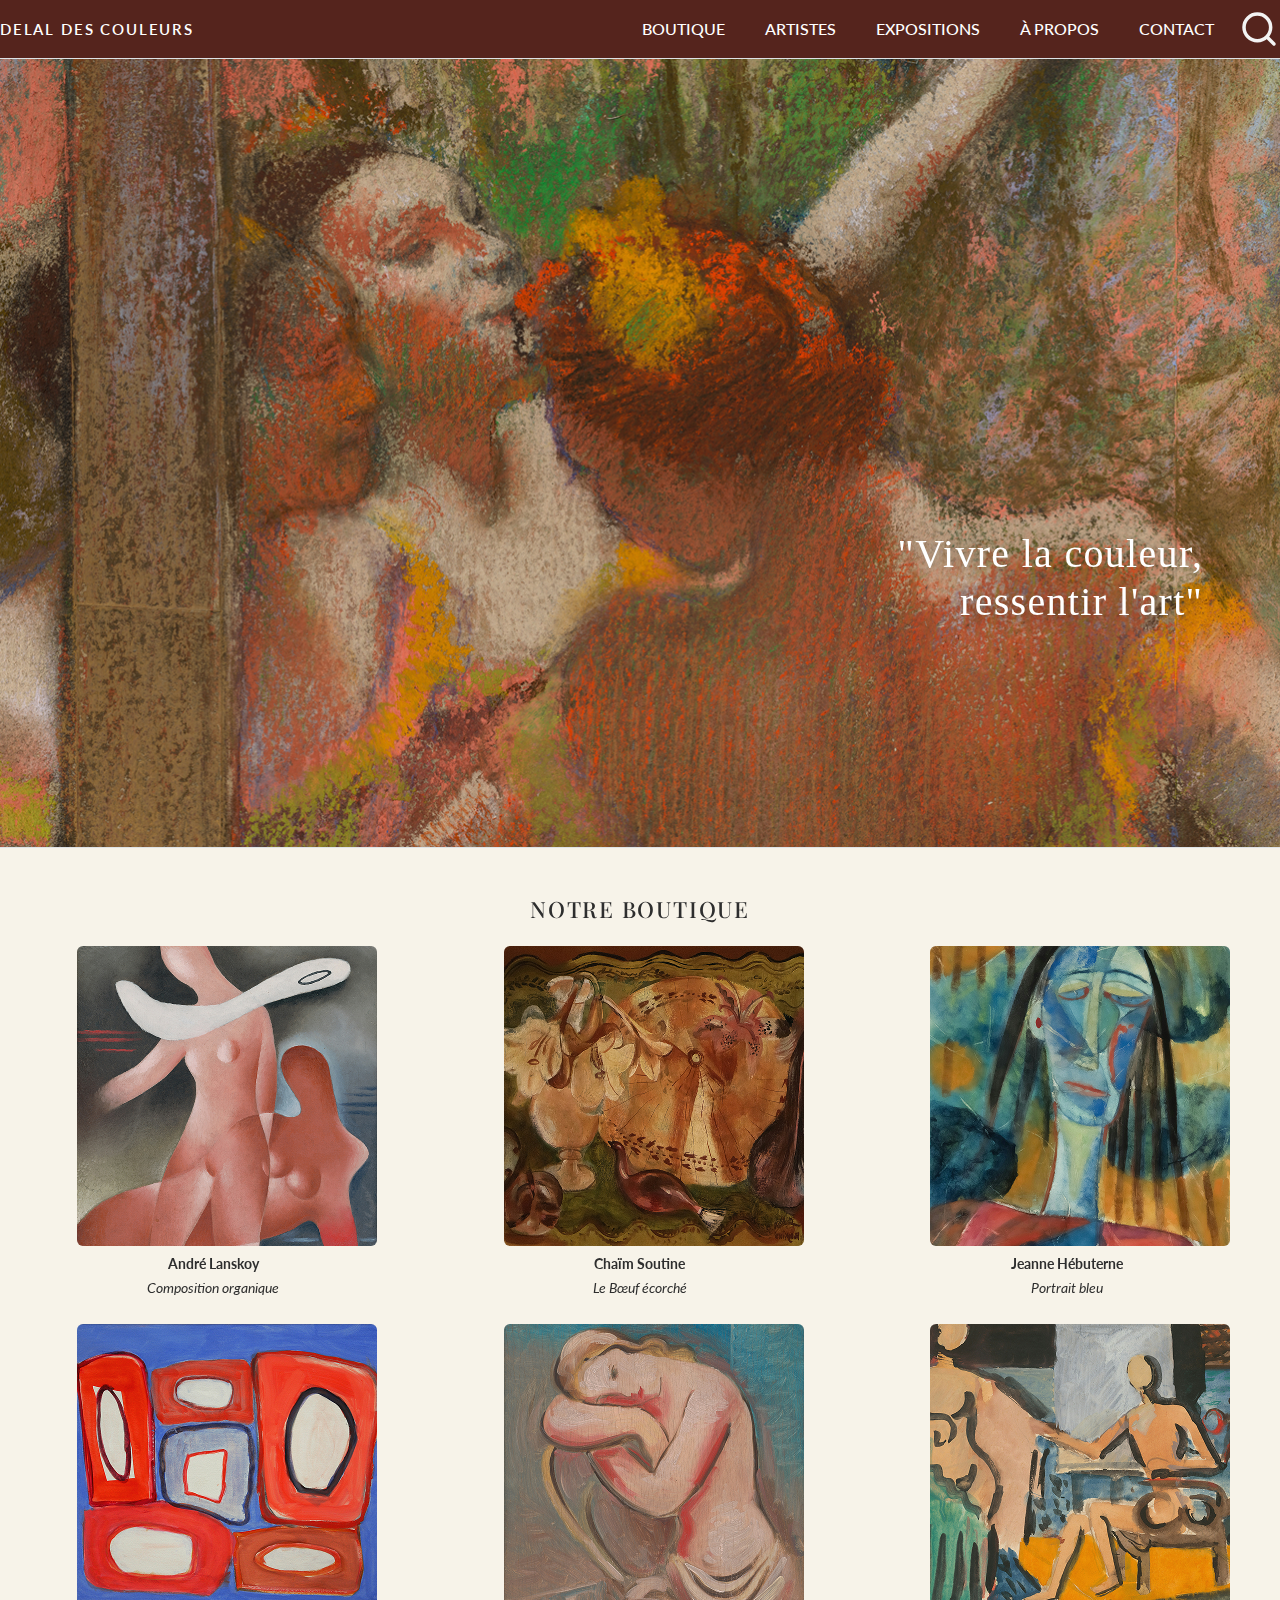
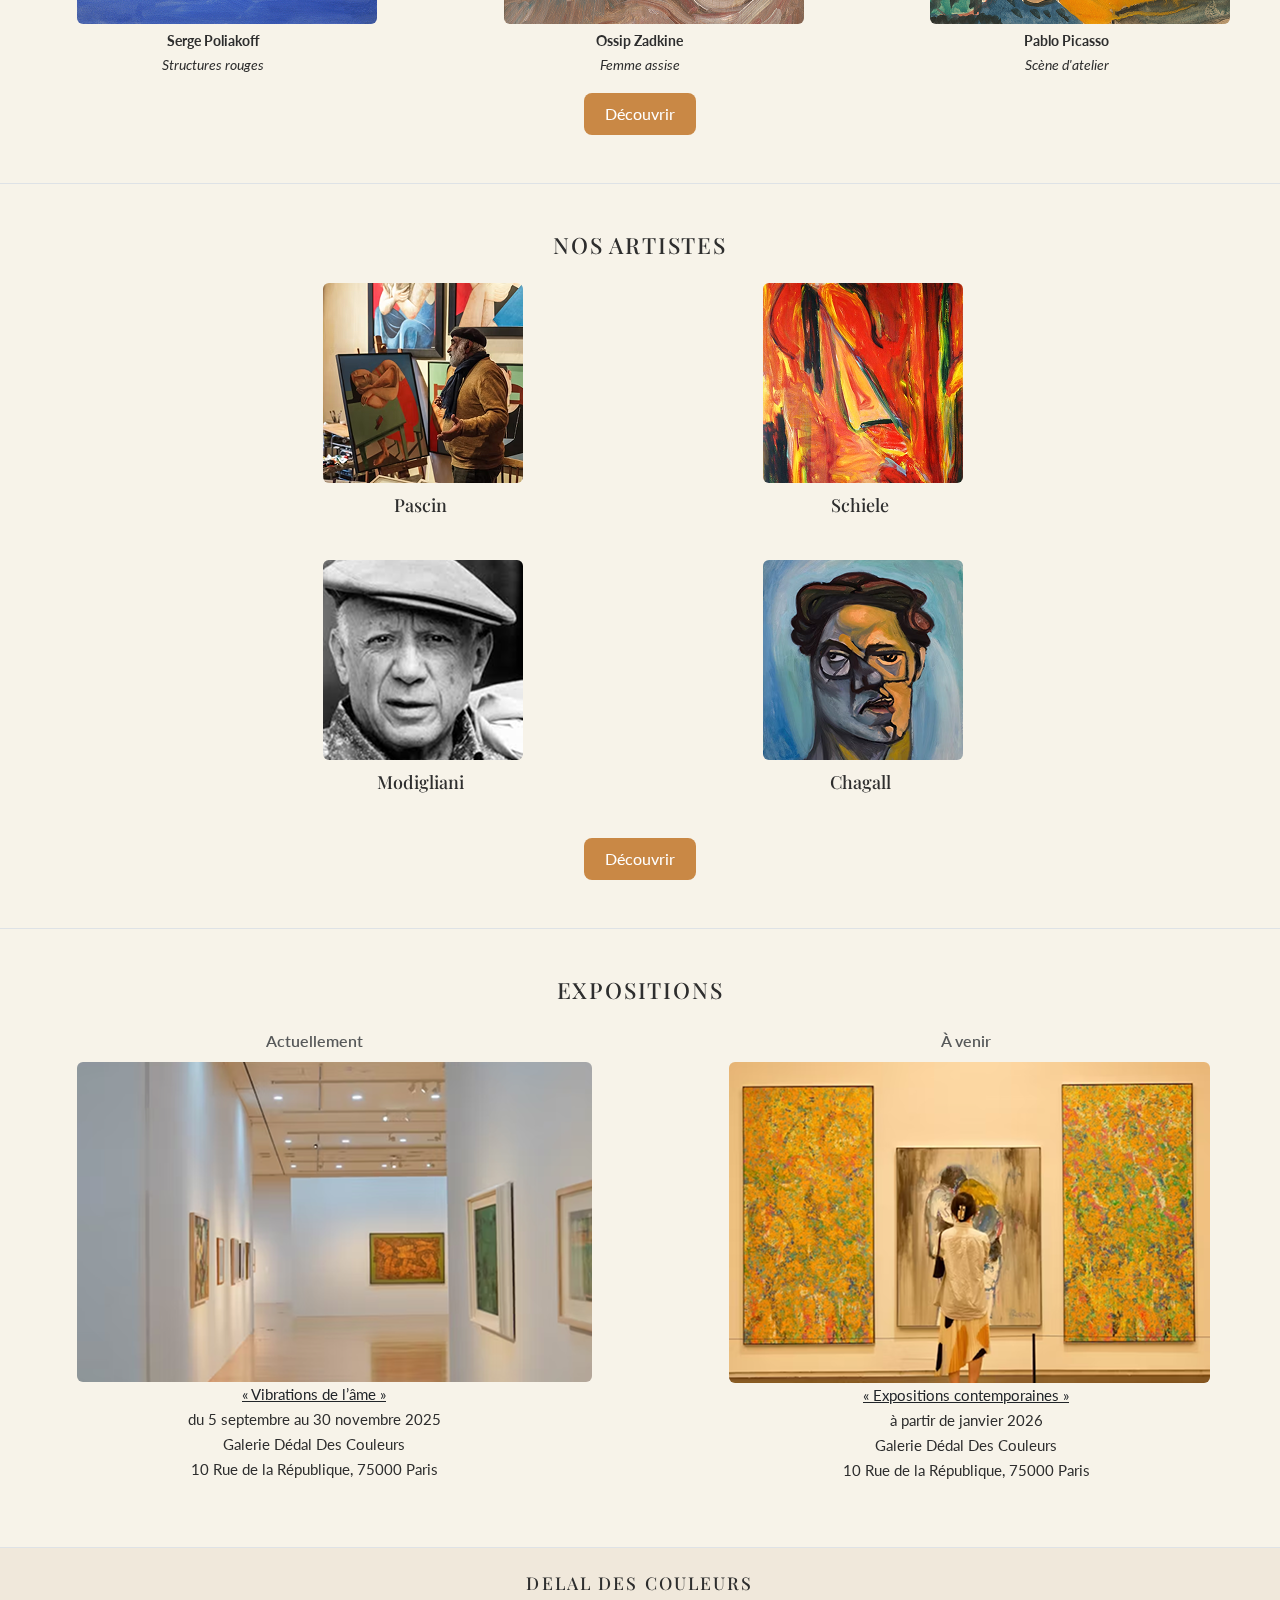
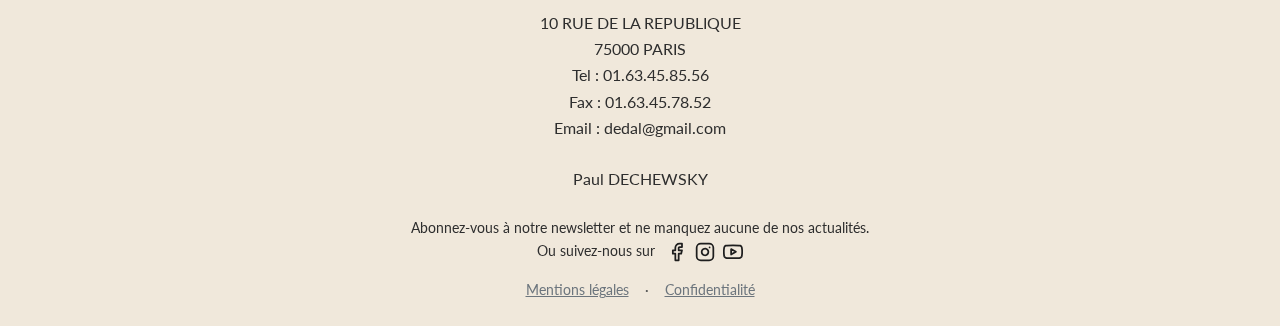
<file: Projet/index.html>
<!DOCTYPE html>
<html lang="fr">
<head>
  <meta charset="UTF-8" />
  <meta name="viewport" content="width=device-width, initial-scale=1" />
  <meta name="description" content="Galerie d'art expressionniste à Paris. DÉDAL DES COULEURS présente expositions, artistes et boutique.">
  <title>DÉDAL DES COULEURS</title>

  <!-- Bootstrap -->
  <link href="https://cdn.jsdelivr.net/npm/bootstrap@5.3.2/dist/css/bootstrap.min.css" rel="stylesheet">
  <!-- Google Fonts -->
  <link href="https://fonts.googleapis.com/css2?family=Playfair+Display:wght@400;600&family=Lato:wght@300;400;700&display=swap" rel="stylesheet">
  <!-- Styles perso -->
  <link rel="stylesheet" href="css/index.css">
</head>

<body>
  <!-- Header -->
  <header class="site-header border-bottom">
    <nav class="navbar navbar-expand-lg navbar-dark container-xxl">
      <button class="btn btn-link p-0 me-3 navbar-toggler" type="button" data-bs-toggle="collapse" data-bs-target="#mainNav" aria-controls="mainNav" aria-expanded="false" aria-label="Menu">
        <span class="navbar-toggler-icon"></span>
      </button>
      <a class="navbar-brand fw-semibold tracking" style="color:white" href="#">DELAL DES COULEURS</a>
 
      <div class="collapse navbar-collapse" id="mainNav">
        <ul class="navbar-nav ms-auto gap-lg-4">
          <li class="nav-item"><a class="nav-link" href="./html/boutique_page.html">BOUTIQUE</a></li>
          <li class="nav-item"><a class="nav-link" href="./html/artistes_page.html">ARTISTES</a></li>
          <li class="nav-item"><a class="nav-link" href="./html/expositions_page.html">EXPOSITIONS</a></li>
          <li class="nav-item"><a class="nav-link" href="./html/info_page.html">À PROPOS</a></li>
          <li class="nav-item"><a class="nav-link" href="./html/contact_page.html">CONTACT</a></li>
        </ul>
        <button class="btn btn-link ms-lg-3 d-none d-lg-inline p-0" aria-label="Recherche"><img src="icons/Search.svg"/></button>
      </div>
    </nav>
  </header>

  <main>
    <!-- Hero -->
    <section class="hero position-relative">
      <img class="w-100 d-block hero-img" src="photos/the-cleveland-museum-of-art-8WFiXepic_Q-unsplash 1.png" alt="Salle d'exposition — peinture expressionniste" />
      <div class="hero-slogan">
        <p class="display-6 m-0"><strong>"Vivre la couleur,<br> ressentir l'art"</strong></p>
      </div>
    </section>

    <!-- Boutique -->
    <section id="boutique" class="py-5 border-top">
      <div class="container-xxl">
        <h2 class="section-title text-center mb-4">NOTRE BOUTIQUE</h2>

        <!-- 2 行 × 3 列作品缩略图，与页面上方一致 -->
        <div class="row g-4">
          <!-- 第一行 -->
          <div class="col-12 col-md-4">
            <figure class="thumb">
              <img class="img-fluid rounded" src="photos/europeana-97T6yITRXc0-unsplash 1.png" alt="André Lanskoy — Composition organique">
              <figcaption class="legend">
                <strong>André Lanskoy</strong><br>
                <em>Composition organique</em>
              </figcaption>
            </figure>
          </div>
          <div class="col-12 col-md-4">
            <figure class="thumb">
              <img class="img-fluid rounded" src="photos/museum-of-new-zealand-te-papa-tongarewa-NkrkSVz9N5M-unsplash 1.png" alt="Chaïm Soutine — Le Bœuf écorché">
              <figcaption class="legend">
                <strong>Chaïm Soutine</strong><br>
                <em>Le Bœuf écorché</em>
              </figcaption>
            </figure>
          </div>
          <div class="col-12 col-md-4">
            <figure class="thumb">
              <img class="img-fluid rounded" src="photos/europeana-zdiXBovPPRI-unsplash 1.png" alt="Jeanne Hébuterne — Portrait bleu">
              <figcaption class="legend">
                <strong>Jeanne Hébuterne</strong><br>
                <em>Portrait bleu</em>
              </figcaption>
            </figure>
          </div>

          <!-- 第二行 -->
          <div class="col-12 col-md-4">
            <figure class="thumb">
              <img class="img-fluid rounded" src="photos/fons-heijnsbroek-8fGOAAKGDCM-unsplash 1.png" alt="Serge Poliakoff — Structures rouges">
              <figcaption class="legend">
                <strong>Serge Poliakoff</strong><br>
                <em>Structures rouges</em>
              </figcaption>
            </figure>
          </div>
          <div class="col-12 col-md-4">
            <figure class="thumb">
              <img class="img-fluid rounded" src="photos/europeana-1t9_9jxM2Bk-unsplash 1.png" alt="Ossip Zadkine — Femme assise">
              <figcaption class="legend">
                <strong>Ossip Zadkine</strong><br>
                <em>Femme assise</em>
              </figcaption>
            </figure>
          </div>
          <div class="col-12 col-md-4">
            <figure class="thumb">
              <img class="img-fluid rounded" src="photos/europeana-smw6kSH7O6o-unsplash 1.png" alt="Pablo Picasso — Scène d’atelier">
              <figcaption class="legend">
                <strong>Pablo Picasso</strong><br>
                <em>Scène d'atelier</em>
              </figcaption>
            </figure>
          </div>
        </div>

        <div class="text-center mt-3">
          <a class="btn btn-rose" href="#expositions">Découvrir</a>
        </div>
      </div>
    </section>

    <!-- Artistes -->
    <section id="artists" class="py-5 border-top">
      <div class="container text-center">
        <h2 class="section-title mb-4">NOS ARTISTES</h2>

        <div class="row justify-content-center g-4">

          <!-- 1 -->
          <div class="col-10 col-md-4">
            <img src="photos/image 32.png" class="img-fluid rounded artistes" alt="Atelier d’artiste">
            <p class="artist-name mt-2">Pascin</p>
          </div>

          <!-- 2 -->
          <div class="col-10 col-md-4">
            <img src="photos/image 39.png" class="img-fluid rounded artistes" alt="Œuvre abstraite rouge">
            <p class="artist-name mt-2">Schiele</p>
          </div>

          <!-- 3 -->
          <div class="col-10 col-md-4">
            <img src="photos/image 33.png" class="img-fluid rounded artistes" alt="Portrait noir et blanc">
            <p class="artist-name mt-2">Modigliani</p>
          </div>

          <!-- 4 -->
          <div class="col-10 col-md-4">
            <img src="photos/image portrait.png" class="img-fluid rounded artistes" alt="Portrait expressionniste bleu">
            <p class="artist-name mt-2">Chagall</p>
          </div>

        </div>

        <a class="btn btn-rose mt-4" href="./html/artistes_page.html">Découvrir</a>
      </div>
    </section>


    <!-- Expositions -->
    <section id="expositions" class="py-5 border-top">
      <div class="container-xxl">
        <h2 class="section-title text-center mb-4">EXPOSITIONS</h2>
        <div class="row g-5">
          <div class="col-12 col-md-6">
            <p class="text-center fw-semibold text-muted mb-2">Actuellement</p>
            <figure class="thumb">
              <img class="img-fluid rounded" src="photos/image 35.png" alt="Exposition en cours - vue de salle">
            </figure>
            <p class="expo-caption text-center">
              <a href="#" class="link-dark text-decoration-underline">« Vibrations de l’âme »</a><br>
              du 5 septembre au 30 novembre 2025<br>
              Galerie Dédal Des Couleurs<br>
              10 Rue de la République, 75000 Paris
            </p>
          </div>
          <div class="col-12 col-md-6">
            <p class="text-center fw-semibold text-muted mb-2">À venir</p>
            <figure class="thumb">
              <img class="img-fluid rounded" src="photos/image 36.png" alt="Exposition à venir - vue de salle">
            </figure>
            <p class="expo-caption text-center">
              <a href="#" class="link-dark text-decoration-underline">« Expositions contemporaines »</a><br>
              à partir de janvier 2026<br>
              Galerie Dédal Des Couleurs<br>
              10 Rue de la République, 75000 Paris
            </p>
          </div>
        </div>
      </div>
    </section>
  </main>

  <!-- Footer -->
  <footer id="contact" class="site-footer border-top">
    <div class="container-xxl py-4 text-center">
      <h3 class="footer-title mb-3">DELAL DES COULEURS</h3>
      <address class="mb-4">
        10 RUE DE LA REPUBLIQUE<br>
        75000 PARIS<br>
        Tel : 01.63.45.85.56<br>
        Fax : 01.63.45.78.52<br>
        Email : dedal@gmail.com
      </address>
      <p class="mb-4">Paul DECHEWSKY</p>

      <div class="newsletter small mb-3">
        Abonnez-vous à notre newsletter et ne manquez aucune de nos actualités.<br>
        Ou suivez-nous sur
        <span class="ms-2 d-inline-flex gap-2 align-middle">
          <img src="icons/Facebook.svg" width="20" height="20" alt="Facebook">
          <img src="icons/Instagram.svg" width="20" height="20" alt="Instagram">
          <img src="icons/Youtube.svg" width="20" height="20" alt="YouTube">
        </span>
      </div>

      <div class="legal small text-muted d-flex justify-content-center gap-3">
        <a class="link-secondary" href="#">Mentions légales</a>
        <span>·</span>
        <a class="link-secondary" href="#">Confidentialité</a>
      </div>
    </div>
  </footer>

  <script src="https://cdn.jsdelivr.net/npm/bootstrap@5.3.2/dist/js/bootstrap.bundle.min.js"></script>
</body>
</html>
</file>
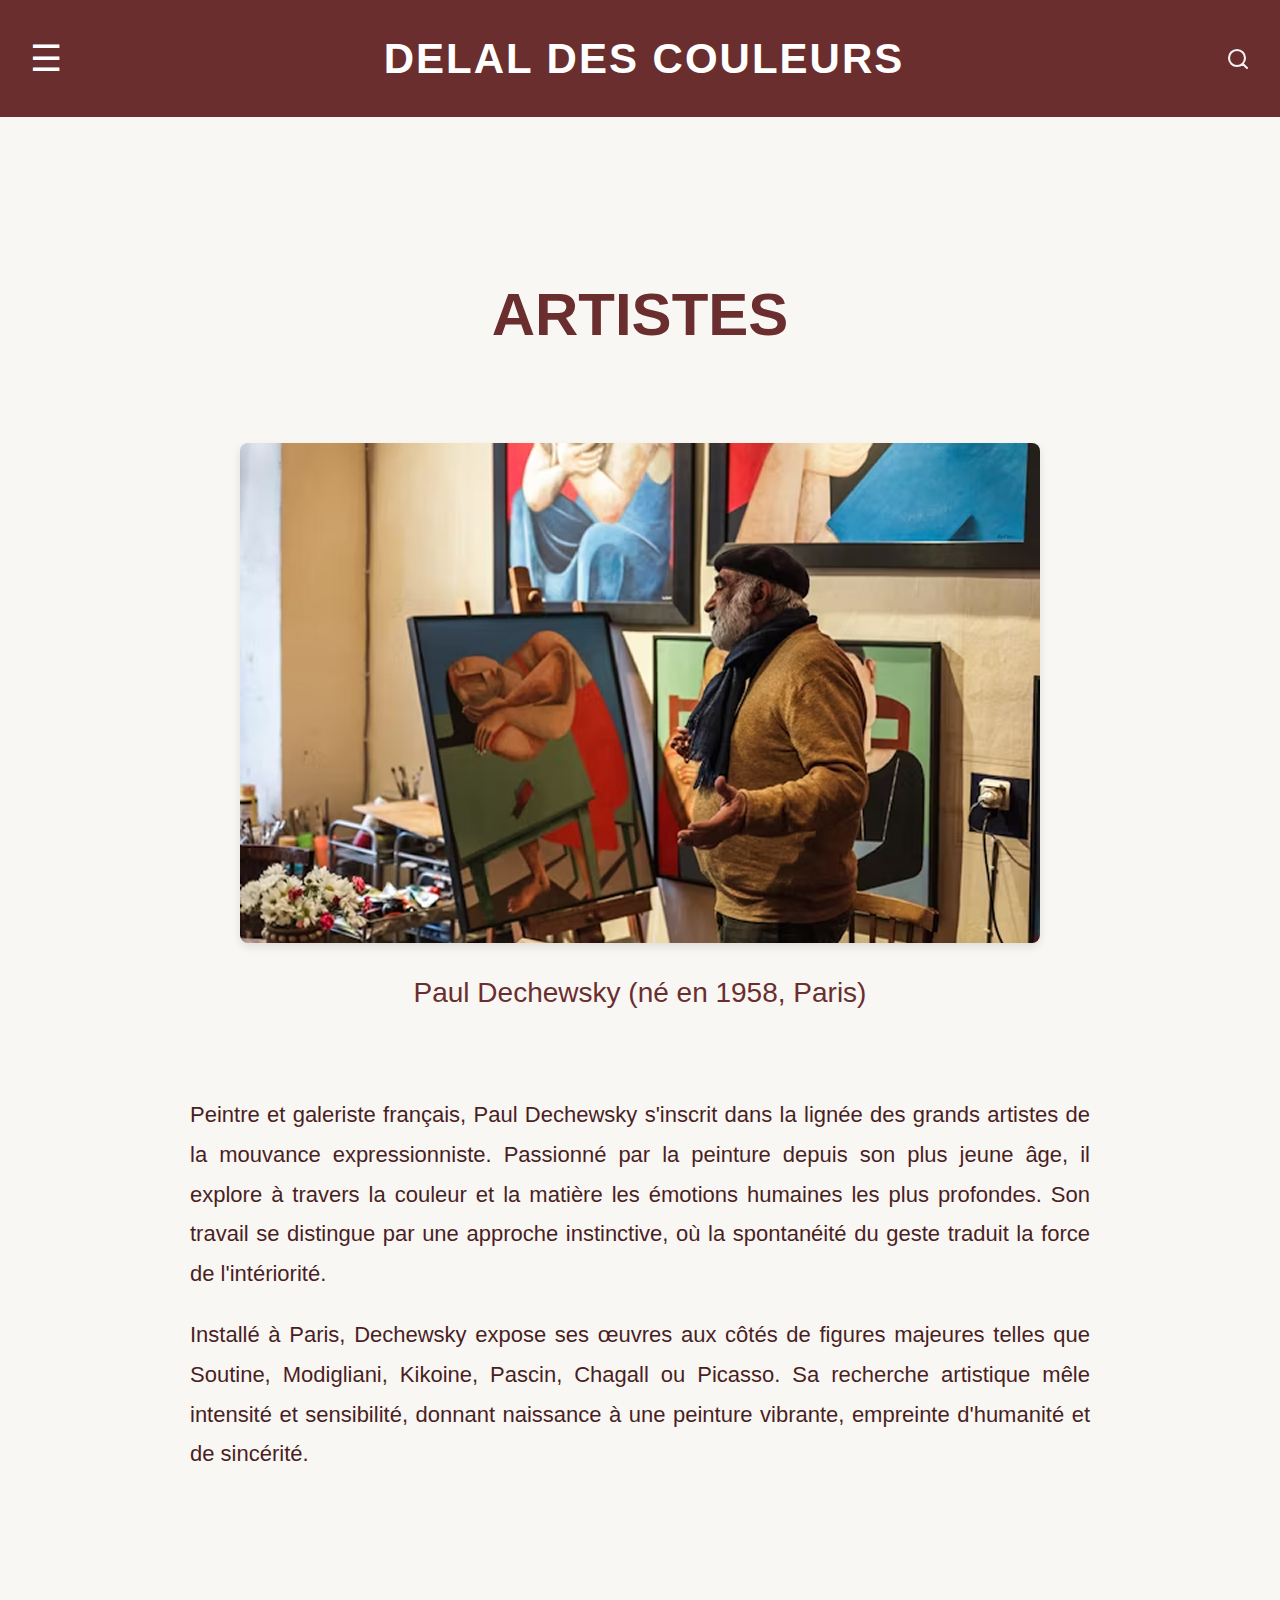
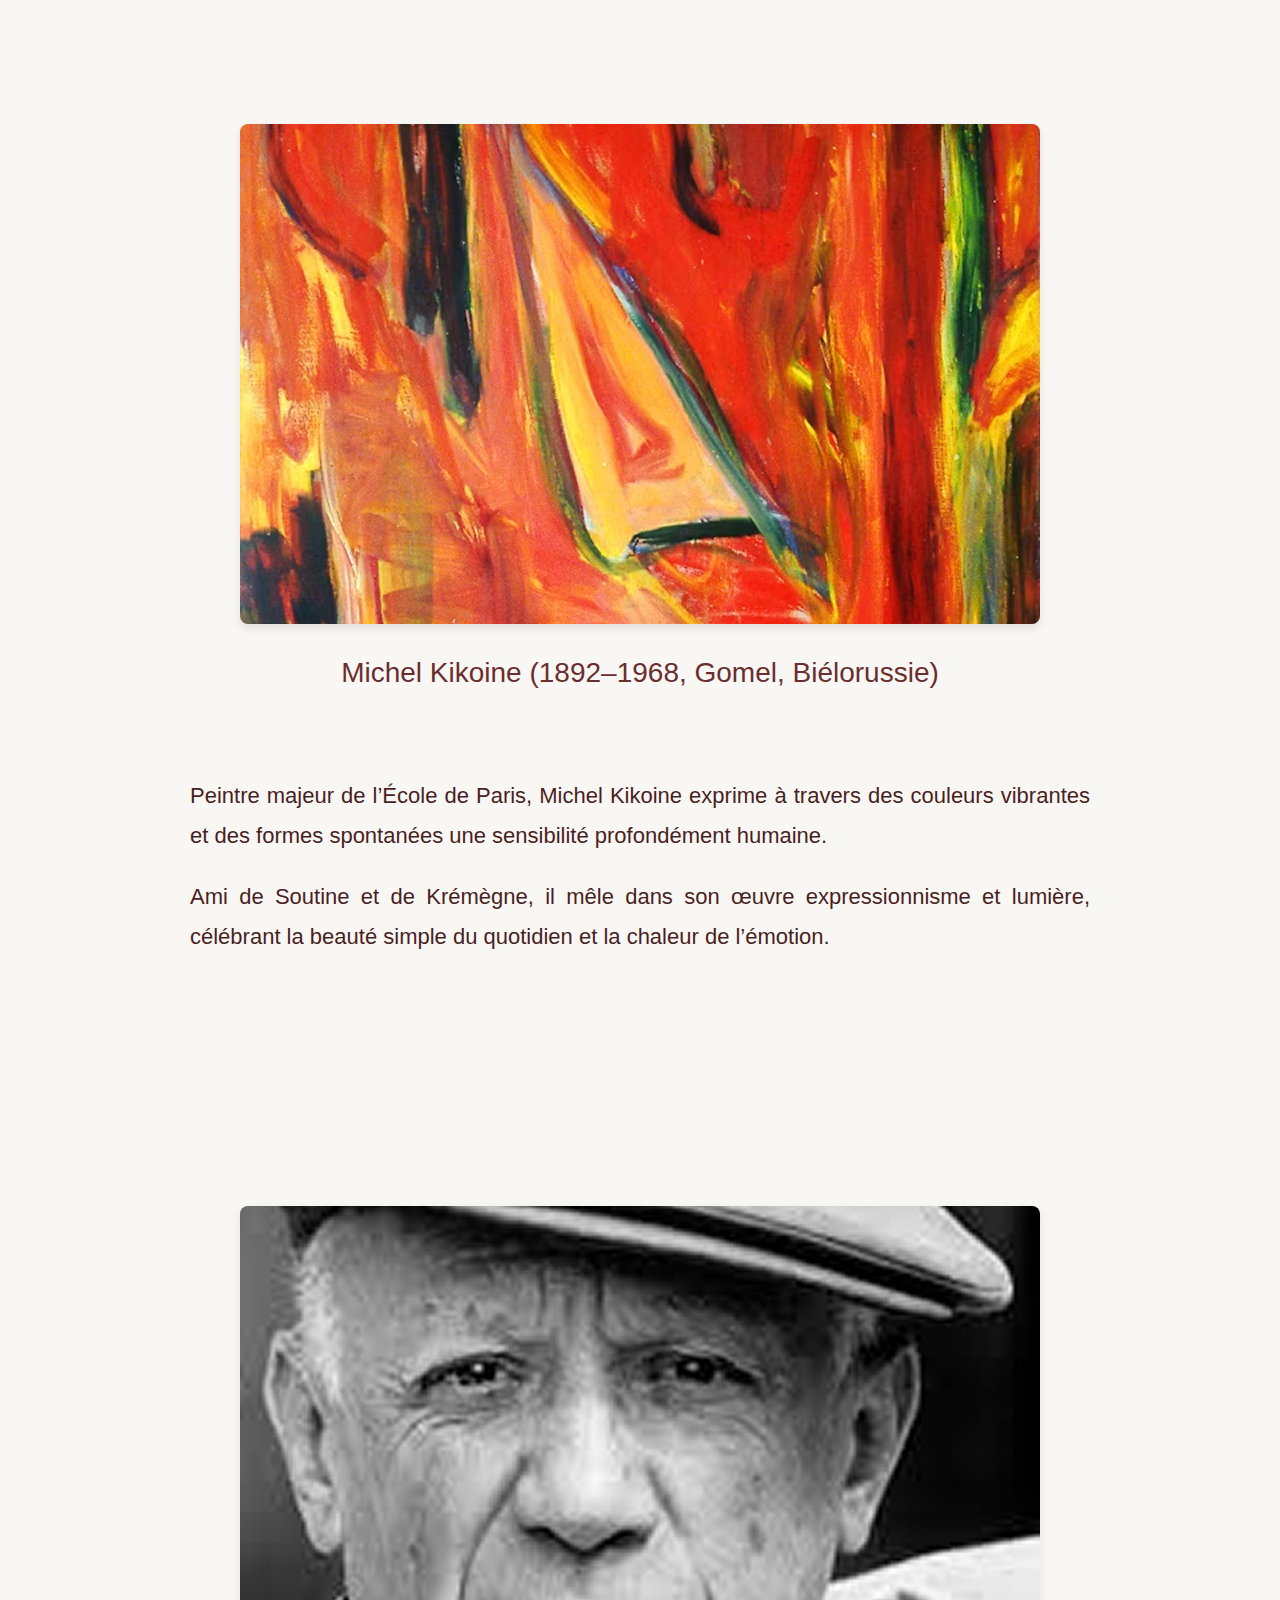
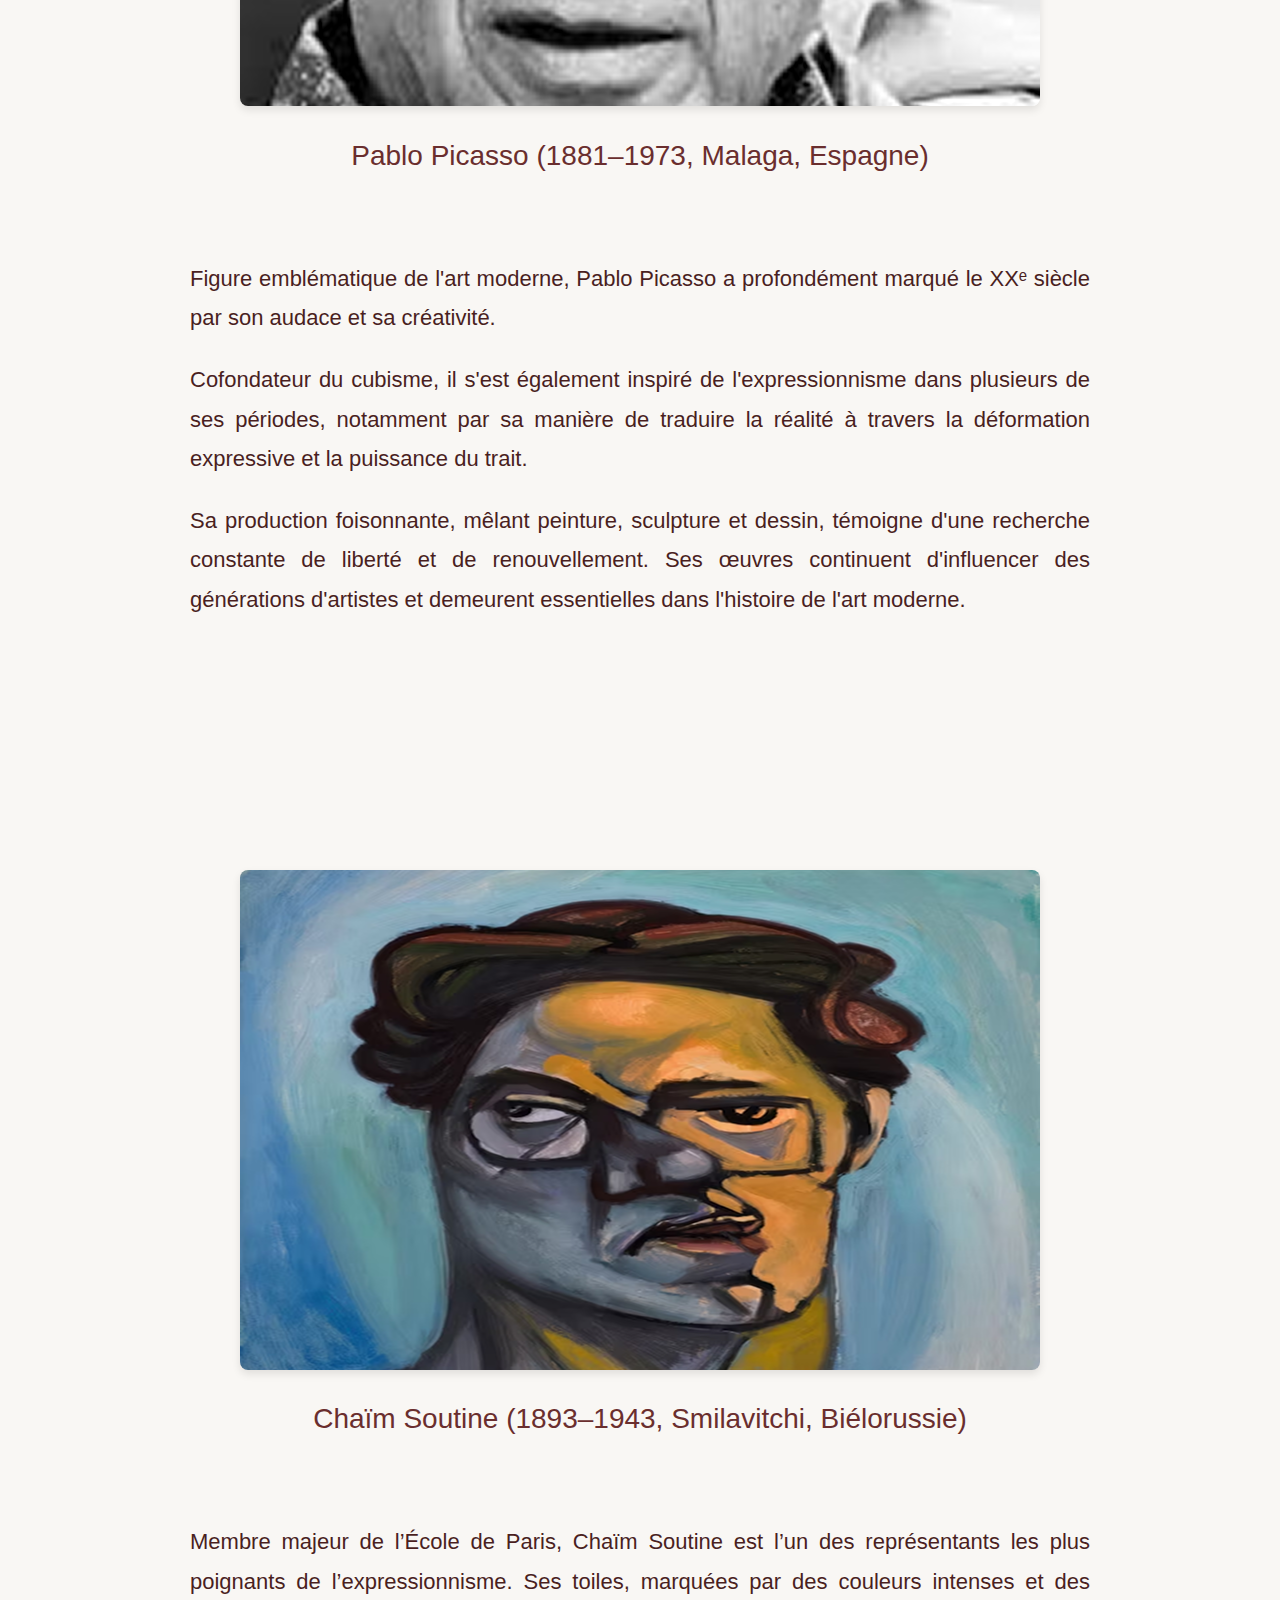
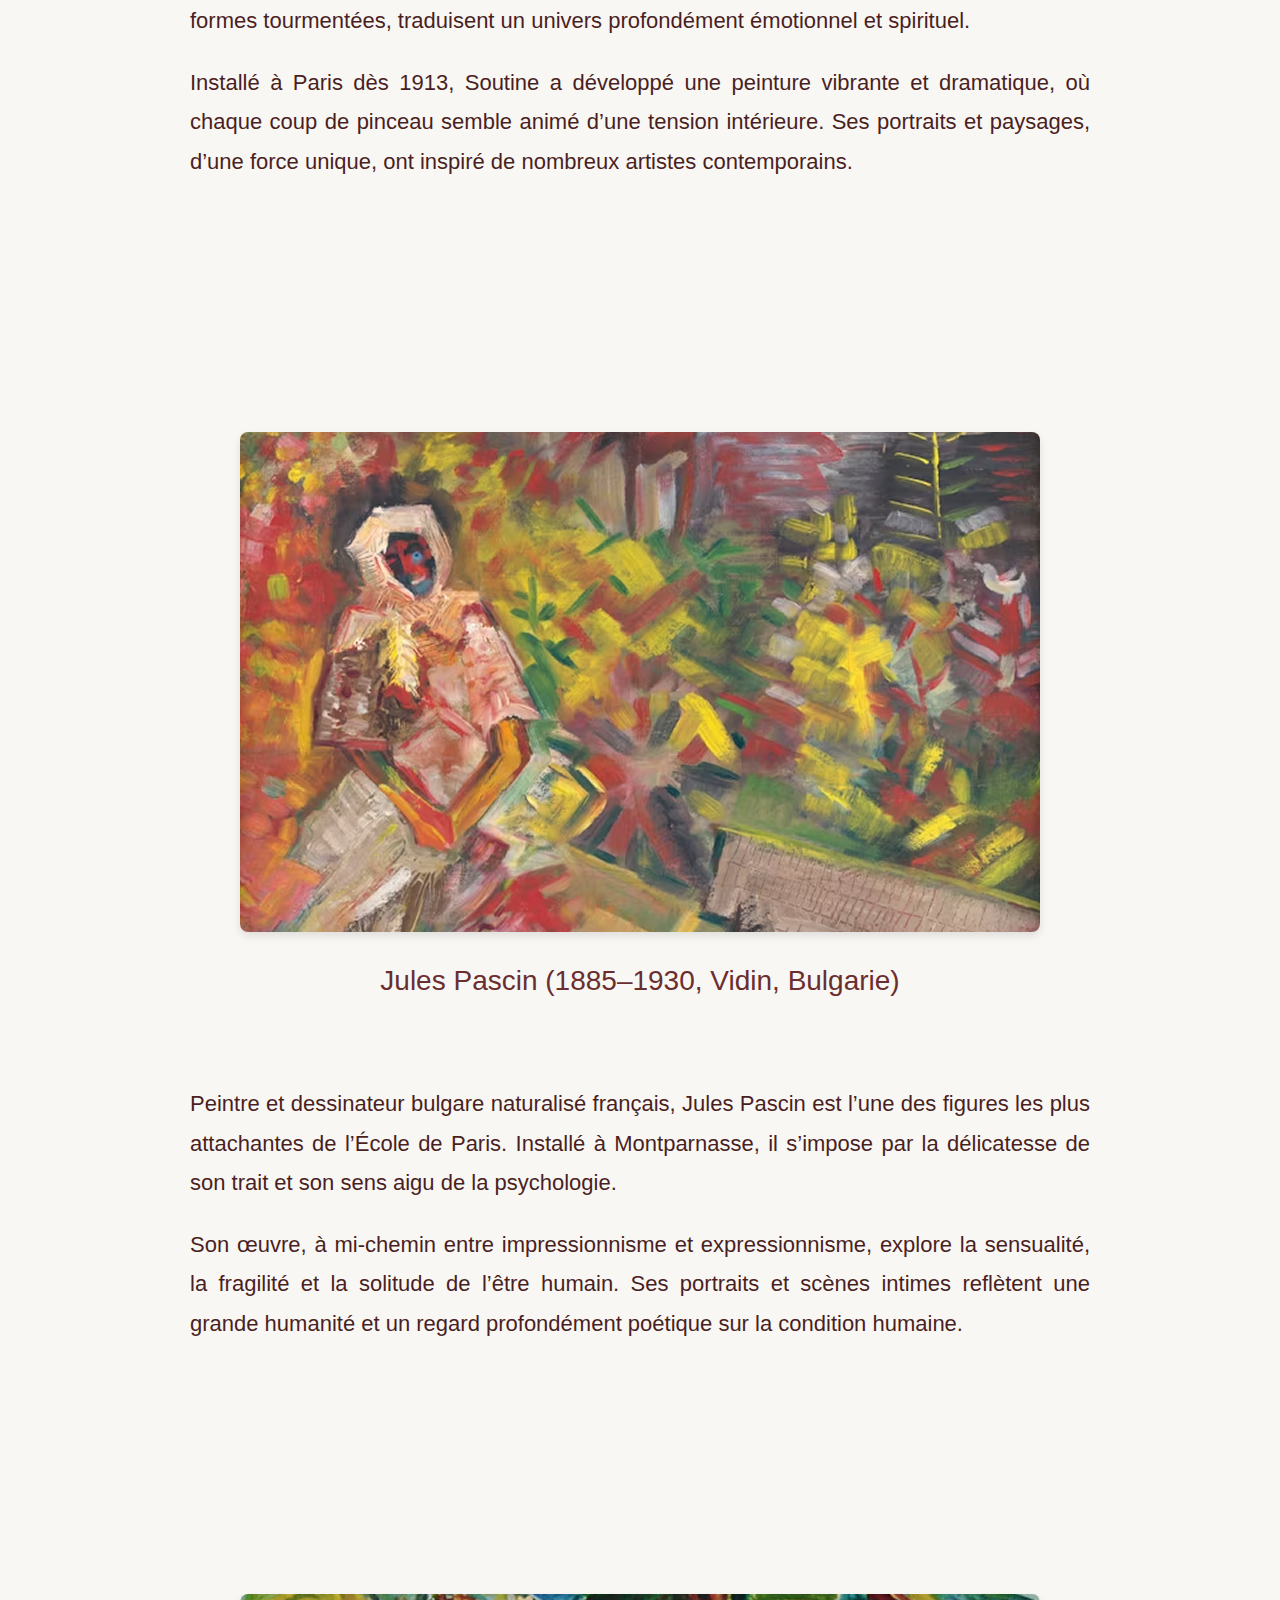
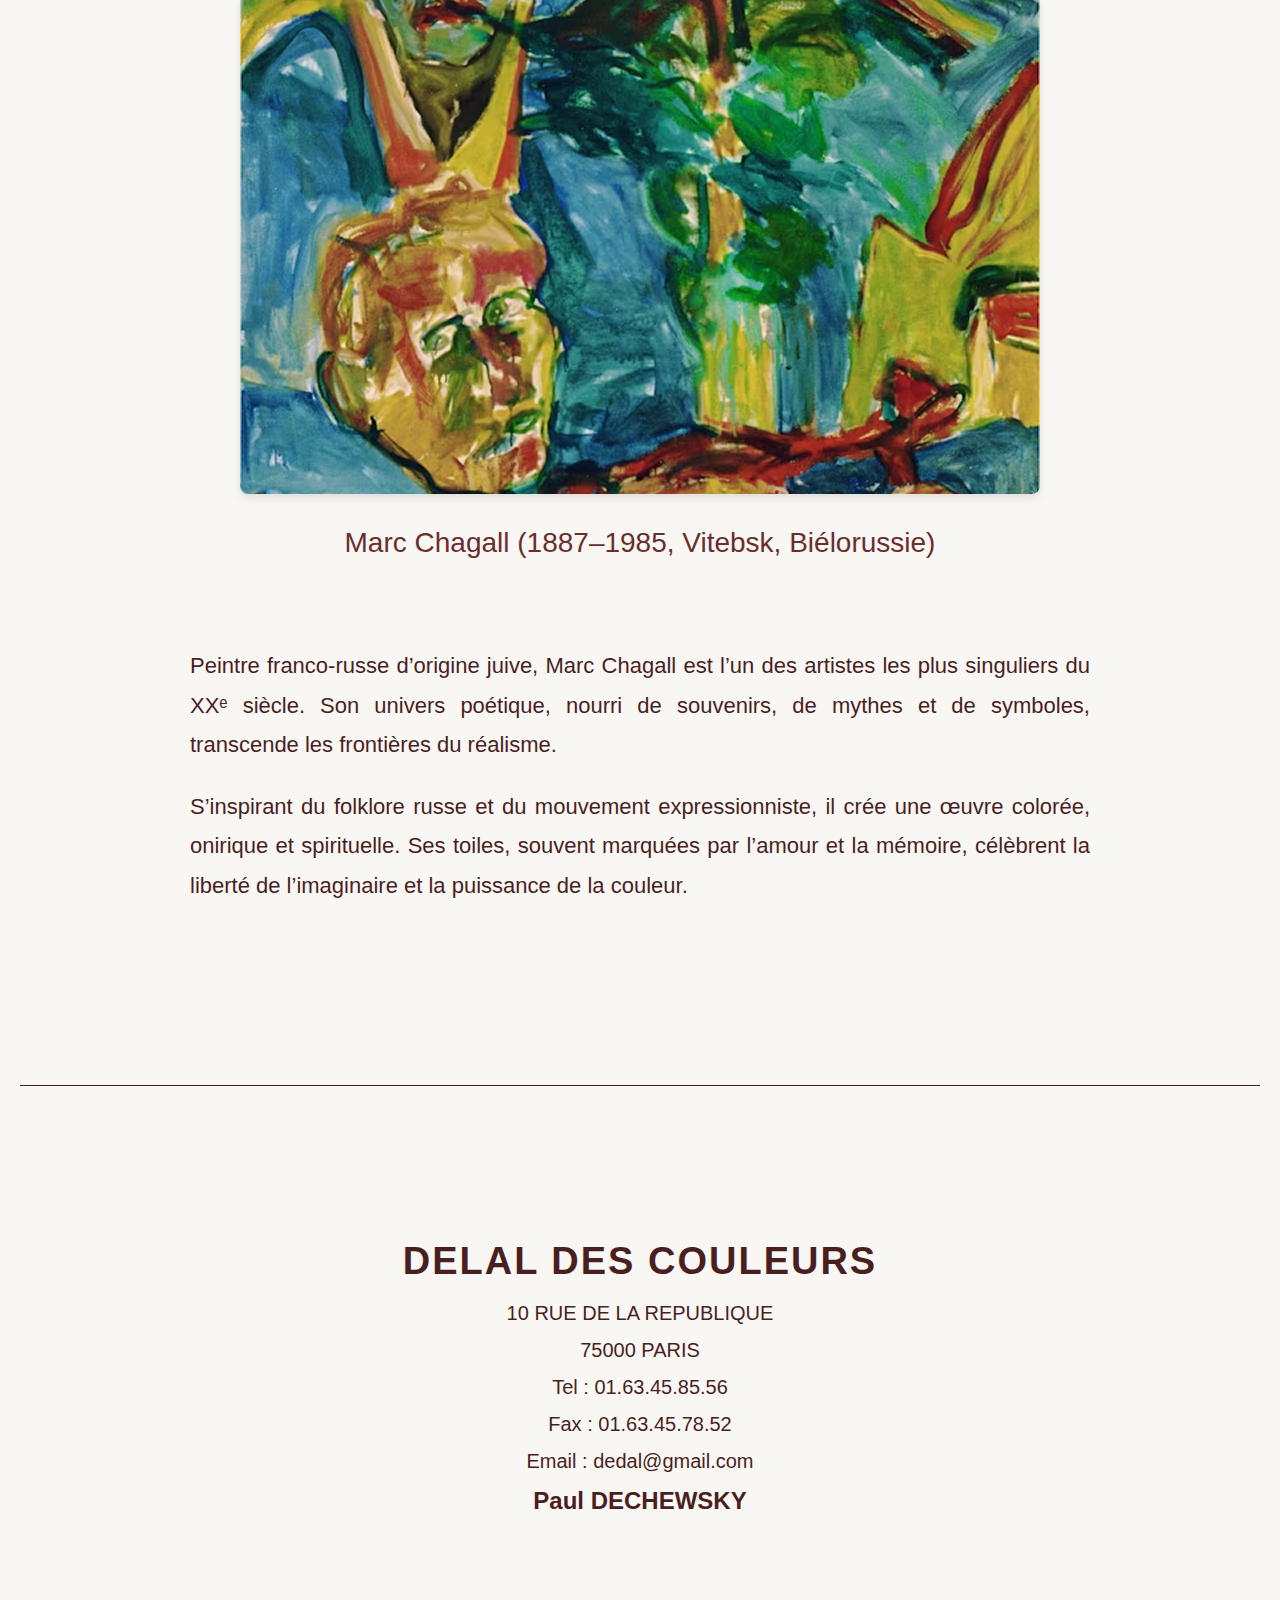
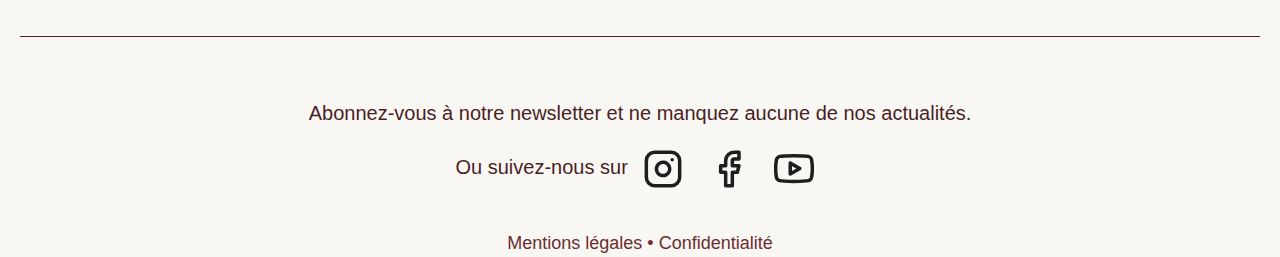
<file: Projet/html/artistes_page.html>
<!DOCTYPE html>
<html lang="ru">
<head>
    <meta charset="UTF-8">
    <meta name="viewport" content="width=device-width, initial-scale=1.0">
    <title>DELAL DES COULEURS</title>
    <link rel="stylesheet" href="../css/artistes_page.css">
</head>
<body>
    <header class="header">
        <div class="container">
            <nav class="navbar">
                <div class="menu-icon">&#9776;</div>
                <a class="logo" href="../index.html">DELAL DES COULEURS</a>
                <div class="search-icon"><img src="../icons/Search.svg" alt="Search Icon" style="width: 24px; height: 24px;"></div>
            </nav>
        </div>
    </header>

    <main>
        <section class="artist-section">
            <div class="container">
                <h2 class="section-title">ARTISTES</h2>
                <div class="artist-card">
                    <img src="../photos/1.png" alt="Paul Dechewsky" class="artist-image">
                    <p class="artist-name">Paul Dechewsky (né en 1958, Paris)</p>
                </div>
                <div class="artist-description">
                    <p>Peintre et galeriste français, Paul Dechewsky
                    s'inscrit dans la lignée des grands artistes de
                    la mouvance expressionniste. Passionné par
                    la peinture depuis son plus jeune âge, il
                    explore à travers la couleur et la matière les
                    émotions humaines les plus profondes. Son
                    travail se distingue par une approche
                    instinctive, où la spontanéité du geste traduit
                    la force de l'intériorité.</p>

                    <p>Installé à Paris, Dechewsky expose ses
                    œuvres aux côtés de figures majeures telles
                    que Soutine, Modigliani, Kikoine, Pascin,
                    Chagall ou Picasso. Sa recherche artistique
                    mêle intensité et sensibilité, donnant
                    naissance à une peinture vibrante, empreinte
                    d'humanité et de sincérité.</p>
                </div>
            </div>
        </section>

        <section class="artist-section">
            <div class="container">
                <div class="artist-card">
                    <img src="../photos/2.png" alt="Michel Kikoine" class="artist-image">
                    <p class="artist-name">Michel Kikoine (1892–1968, Gomel, Biélorussie)</p>
                </div>
                <div class="artist-description">
                    <p>Peintre majeur de l’École de Paris,
                    Michel Kikoine exprime à travers des
                    couleurs vibrantes et des formes
                    spontanées une sensibilité
                    profondément humaine.</p>

                    <p>Ami de Soutine et de Krémègne, il mêle
                    dans son œuvre expressionnisme et
                    lumière, célébrant la beauté simple du
                    quotidien et la chaleur de l’émotion.</p>
                </div>
            </div>
        </section>

        <section class="artist-section">
            <div class="container">
                <div class="artist-card">
                    <img src="../photos/3.png" alt="Pablo Picasso" class="artist-image">
                    <p class="artist-name">Pablo Picasso (1881–1973, Malaga, Espagne)</p>
                </div>
                <div class="artist-description">
                    <p>Figure emblématique de l'art moderne,
                    Pablo Picasso a profondément marqué le
                    XXᵉ siècle par son audace et sa
                    créativité.</p>

                    <p>Cofondateur du cubisme, il s'est
                    également inspiré de l'expressionnisme
                    dans plusieurs de ses périodes,
                    notamment par sa manière de traduire la
                    réalité à travers la déformation
                    expressive et la puissance du trait.</p>

                    <p>Sa production foisonnante, mêlant
                    peinture, sculpture et dessin, témoigne
                    d'une recherche constante de liberté et
                    de renouvellement. Ses œuvres
                    continuent d'influencer des générations
                    d'artistes et demeurent essentielles dans
                    l'histoire de l'art moderne.</p>
                </div>
            </div>
        </section>

        <section class="artist-section">
            <div class="container">
                <div class="artist-card">
                    <img src="../photos/4.png" alt="Chaïm Soutine" class="artist-image">
                    <p class="artist-name">Chaïm Soutine (1893–1943, Smilavitchi, Biélorussie)</p>
                </div>
                <div class="artist-description">
                    <p>Membre majeur de l’École de Paris,
                    Chaïm Soutine est l’un des
                    représentants les plus poignants de
                    l’expressionnisme. Ses toiles,
                    marquées par des couleurs intenses et
                    des formes tourmentées, traduisent un
                    univers profondément émotionnel et
                    spirituel.</p>

                    <p>Installé à Paris dès 1913, Soutine a
                    développé une peinture vibrante et
                    dramatique, où chaque coup de
                    pinceau semble animé d’une tension
                    intérieure. Ses portraits et paysages,
                    d’une force unique, ont inspiré de
                    nombreux artistes contemporains.</p>
                </div>
            </div>
        </section>

        <section class="artist-section">
            <div class="container">
                <div class="artist-card">
                    <img src="../photos/5.png" alt="Jules Pascin" class="artist-image">
                    <p class="artist-name">Jules Pascin (1885–1930, Vidin, Bulgarie)</p>
                </div>
                <div class="artist-description">
                    <p>Peintre et dessinateur bulgare
                    naturalisé français, Jules Pascin est
                    l’une des figures les plus
                    attachantes de l’École de Paris.
                    Installé à Montparnasse, il s’impose
                    par la délicatesse de son trait et
                    son sens aigu de la psychologie.</p>

                    <p>Son œuvre, à mi-chemin entre
                    impressionnisme et
                    expressionnisme, explore la
                    sensualité, la fragilité et la solitude
                    de l’être humain. Ses portraits et
                    scènes intimes reflètent une grande
                    humanité et un regard
                    profondément poétique sur la
                    condition humaine.</p>
                </div>
            </div>
        </section>

        <section class="artist-section">
            <div class="container">
                <div class="artist-card">
                    <img src="../photos/6.png" alt="Marc Chagall" class="artist-image">
                    <p class="artist-name">Marc Chagall (1887–1985, Vitebsk, Biélorussie)</p>
                </div>
                <div class="artist-description">
                    <p>Peintre franco-russe d’origine juive,
                    Marc Chagall est l’un des artistes les
                    plus singuliers du XXᵉ siècle. Son
                    univers poétique, nourri de souvenirs,
                    de mythes et de symboles,
                    transcende les frontières du réalisme.</p>

                    <p>S’inspirant du folklore russe et du
                    mouvement expressionniste, il crée
                    une œuvre colorée, onirique et
                    spirituelle. Ses toiles, souvent
                    marquées par l’amour et la mémoire,
                    célèbrent la liberté de l’imaginaire et
                    la puissance de la couleur.</p>
                </div>
            </div>
        </section>
        <!-- Здесь будет основной контент -->
    </main>

    <footer>
        <div class="footer-stripe"></div>
        <div class="footer-content">
            <p class="footer-logo">DELAL DES COULEURS</p>
            <p>10 RUE DE LA REPUBLIQUE</p>
            <p>75000 PARIS</p>
            <p>Tel : 01.63.45.85.56</p>
            <p>Fax : 01.63.45.78.52</p>
            <p>Email : dedal@gmail.com</p>
            <p class="footer-owner">Paul DECHEWSKY</p>
        </div>
        <div class="footer-stripe"></div>
        <div class="footer-newsletter-section">
            <p>Abonnez-vous à notre newsletter et ne manquez aucune de nos actualités.</p>
            <p>Ou suivez-nous sur <a href="#"><img src="../icons/Instagram.svg" alt="Instagram"></a> <a href="#"><img src="../icons/Facebook.svg" alt="Facebook"></a> <a href="#"><img src="../icons/Youtube.svg" alt="YouTube"></a></p>
        </div>
        <div class="footer-legal-section">
            <p>Mentions légales • Confidentialité</p>
        </div>
    </footer>

</body>
</html>
</file>
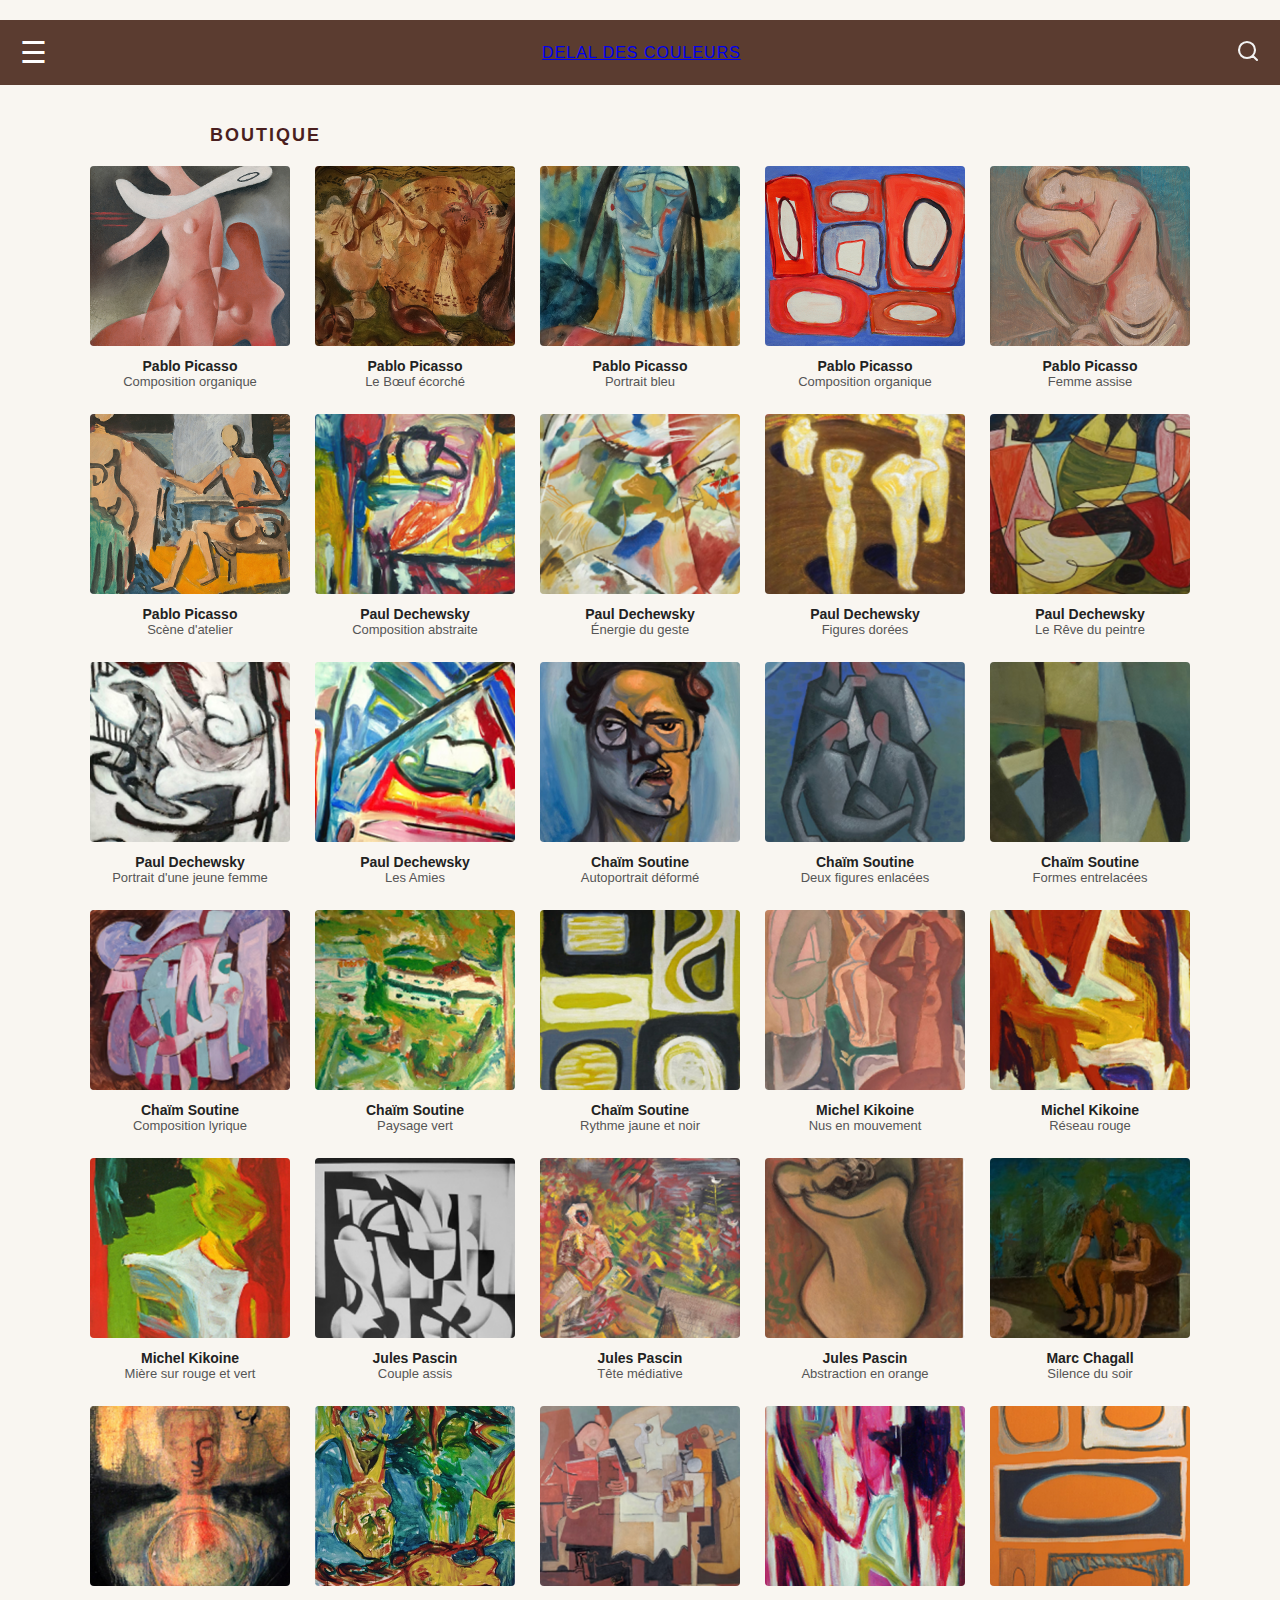
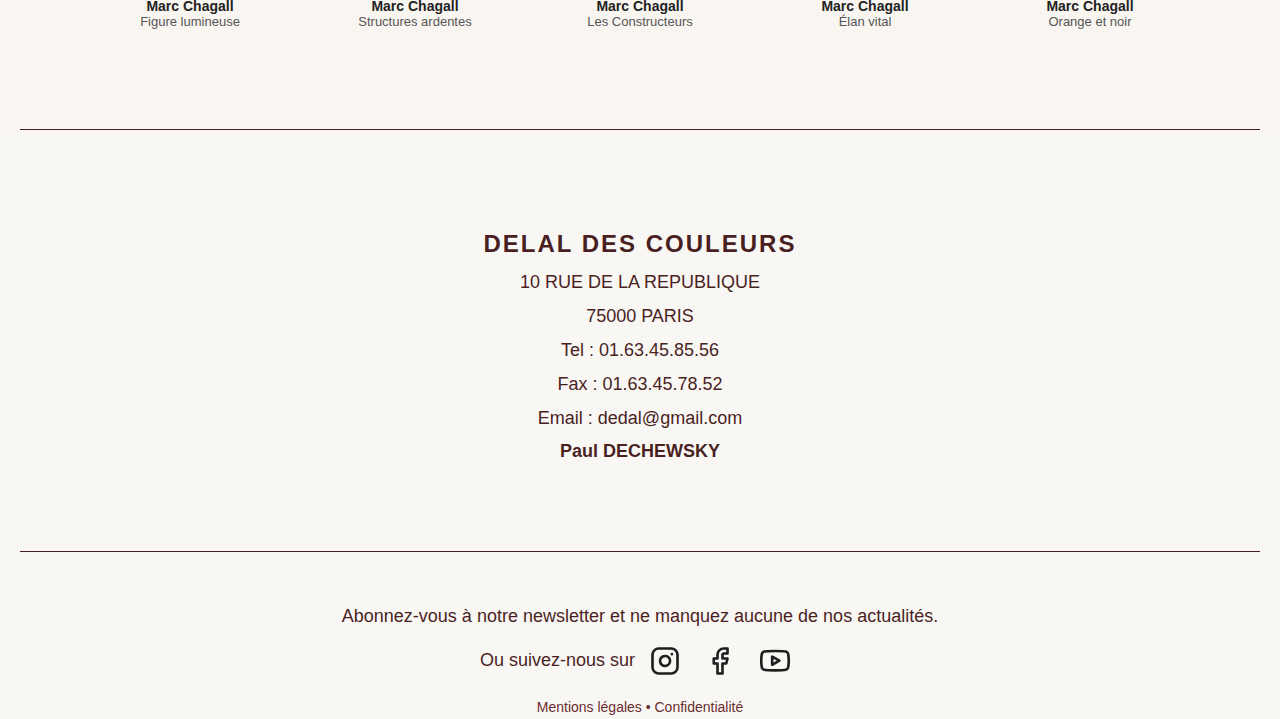
<file: Projet/html/boutique_page.html>
<!DOCTYPE html>
<html lang="fr">
<head>
    <meta charset="UTF-8">
    <meta name="viewport" content="width=device-width, initial-scale=1.0">
    <title>Delal des Couleurs – Boutique</title>
    <link rel="stylesheet" href="../css/boutique_page.css">
</head>

<body>

<!-- NAVIGATION -->
   <header class="header">
        <div class="container">
            <nav class="navbar">
                <div class="menu-icon">&#9776;</div>
                <a class="logo" href="../index.html">DELAL DES COULEURS</a>
                <div class="search-icon"><img src="../icons/Search.svg" alt="Search Icon" style="width: 24px; height: 24px;"></div>
            </nav>
        </div>
    </header>

<!-- PAGE TITLE -->
<section class="boutique-title">
    <h2>BOUTIQUE</h2>
</section>

<!-- PRODUCT GRID -->
<section class="product-grid">

    <!-- 商品卡片模板：复制多次即可 -->
    <div class="product">
        <img src="../photos/1_picasso_composition-organique.png">
        <p class="artist">Pablo Picasso</p>
        <p class="title">Composition organique</p>
    </div>

    <div class="product">
        <img src="../photos/2_picasso_boeuf-ecorche.png">
        <p class="artist">Pablo Picasso</p>
        <p class="title">Le Bœuf écorché</p>
    </div>

    <div class="product">
        <img src="../photos/3_picasso_portrait-bleu.png">
        <p class="artist">Pablo Picasso</p>
        <p class="title">Portrait bleu</p>
    </div>
    <div class="product">
        <img src="../photos/4_pablo-picasso_structures-rouges.png">
        <p class="artist">Pablo Picasso</p>
        <p class="title">Composition organique</p>
    </div>

    <div class="product">
        <img src="../photos/5_picasso_femme-assise.png">
        <p class="artist">Pablo Picasso</p>
        <p class="title">Femme assise</p>
    </div>

    <div class="product">
        <img src="../photos/6_picasso_scene-d-atelier.png">
        <p class="artist">Pablo Picasso</p>
        <p class="title">Scène d'atelier</p>
    </div>
    <div class="product">
        <img src="../photos/7_dechewsky_composition-abstraite.png">
        <p class="artist">Paul Dechewsky</p>
        <p class="title">Composition abstraite</p>
    </div>

    <div class="product">
        <img src="../photos/8_dechewsky_energie-du-geste.png">
        <p class="artist">Paul Dechewsky</p>
        <p class="title">Énergie du geste</p>
    </div>

    <div class="product">
        <img src="../photos/9_dechewsky_figures-dorees.png">
        <p class="artist">Paul Dechewsky</p>
        <p class="title">Figures dorées</p>
    </div>
    <div class="product">
        <img src="../photos/10_dechewsky_reve-du-peintre.png">
        <p class="artist">Paul Dechewsky</p>
        <p class="title">Le Rêve du peintre</p>
    </div>

    <div class="product">
        <img src="../photos/11_dechewsky_portrait-jeune-femme.png">
        <p class="artist">Paul Dechewsky</p>
        <p class="title">Portrait d'une jeune femme</p>
    </div>

    <div class="product">
        <img src="../photos/12_dechewsky_les-amies.png">
        <p class="artist">Paul Dechewsky</p>
        <p class="title">Les Amies</p>
    </div>
    <div class="product">
        <img src="../photos/13_soutine_autoportrait-deforme.png">
        <p class="artist">Chaïm Soutine</p>
        <p class="title">Autoportrait déformé</p>
    </div>

    <div class="product">
        <img src="../photos/14_soutine_deux-figures-enlacees.png">
        <p class="artist">Chaïm Soutine</p>
        <p class="title">Deux figures enlacées</p>
    </div>

    <div class="product">
        <img src="../photos/15_soutine_formes-entrelacees.png">
        <p class="artist">Chaïm Soutine</p>
        <p class="title">Formes entrelacées</p>
    </div>
    <div class="product">
        <img src="../photos/16_soutine_composition-lyrique.png">
        <p class="artist">Chaïm Soutine</p>
        <p class="title">Composition lyrique</p>
    </div>

    <div class="product">
        <img src="../photos/17_soutine_paysage-vert.png">
        <p class="artist">Chaïm Soutine</p>
        <p class="title">Paysage vert</p>
    </div>

    <div class="product">
        <img src="../photos/18_soutine_rythme-jaune-noir.png">
        <p class="artist">Chaïm Soutine</p>
        <p class="title">Rythme jaune et noir</p>
    </div>
    <div class="product">
        <img src="../photos/19_kikoine_nus-en-mouvement.png">
        <p class="artist">Michel Kikoine</p>
        <p class="title">Nus en mouvement</p>
    </div>

    <div class="product">
        <img src="../photos/20_kikoine_reseau-rouge.png">
        <p class="artist">Michel Kikoine</p>
        <p class="title">Réseau rouge</p>
    </div>

    <div class="product">
        <img src="../photos/21_kikoine_miere-rouge-vert.png">
        <p class="artist">Michel Kikoine</p>
        <p class="title">Mière sur rouge et vert</p>
    </div>
    <div class="product">
        <img src="../photos/22_pascin_couple-assis.png">
        <p class="artist">Jules Pascin</p>
        <p class="title">Couple assis</p>
    </div>

    <div class="product">
        <img src="../photos/23_pascin_tete-mediative.png">
        <p class="artist">Jules Pascin</p>
        <p class="title">Tête médiative</p>
    </div>

    <div class="product">
        <img src="../photos/24_pascin_abstraction-en-orange.png">
        <p class="artist">Jules Pascin</p>
        <p class="title">Abstraction en orange</p>
    </div>
    <div class="product">
        <img src="../photos/25_chagall_silence-du-soir.png">
        <p class="artist">Marc Chagall</p>
        <p class="title">Silence du soir</p>
    </div>

    <div class="product">
        <img src="../photos/26_chagall_figure-lumineuse.png">
        <p class="artist">Marc Chagall</p>
        <p class="title">Figure lumineuse</p>
    </div>

    <div class="product">
        <img src="../photos/27_chagall_structures-ardentes.png">
        <p class="artist">Marc Chagall</p>
        <p class="title">Structures ardentes</p>
    </div>
    <div class="product">
        <img src="../photos/28_chagall_les-constructeurs.png">
        <p class="artist">Marc Chagall</p>
        <p class="title">Les Constructeurs</p>
    </div>

    <div class="product">
        <img src="../photos/29_chagall_elan-vital.png">
        <p class="artist">Marc Chagall</p>
        <p class="title">Élan vital</p>
    </div>

    <div class="product">
        <img src="../photos/30_chagall_orange-et-noir.png">
        <p class="artist">Marc Chagall</p>
        <p class="title">Orange et noir</p>
    </div>

    <!-- 你可继续添加所有作品卡片 ↓ -->
</section>

<!-- FOOTER -->
    <footer>
        <div class="footer-stripe"></div>
        <div class="footer-content">
            <p class="footer-logo">DELAL DES COULEURS</p>
            <p>10 RUE DE LA REPUBLIQUE</p>
            <p>75000 PARIS</p>
            <p>Tel : 01.63.45.85.56</p>
            <p>Fax : 01.63.45.78.52</p>
            <p>Email : dedal@gmail.com</p>
            <p class="footer-owner">Paul DECHEWSKY</p>
        </div>
        <div class="footer-stripe"></div>
        <div class="footer-newsletter-section">
            <p>Abonnez-vous à notre newsletter et ne manquez aucune de nos actualités.</p>
            <p>Ou suivez-nous sur <a href="#"><img src="../icons/Instagram.svg" alt="Instagram"></a> <a href="#"><img src="../icons/Facebook.svg" alt="Facebook"></a> <a href="#"><img src="../icons/Youtube.svg" alt="YouTube"></a></p>
        </div>
        <div class="footer-legal-section">
            <p>Mentions légales • Confidentialité</p>
        </div>
    </footer>

</body>
</html>
</file>
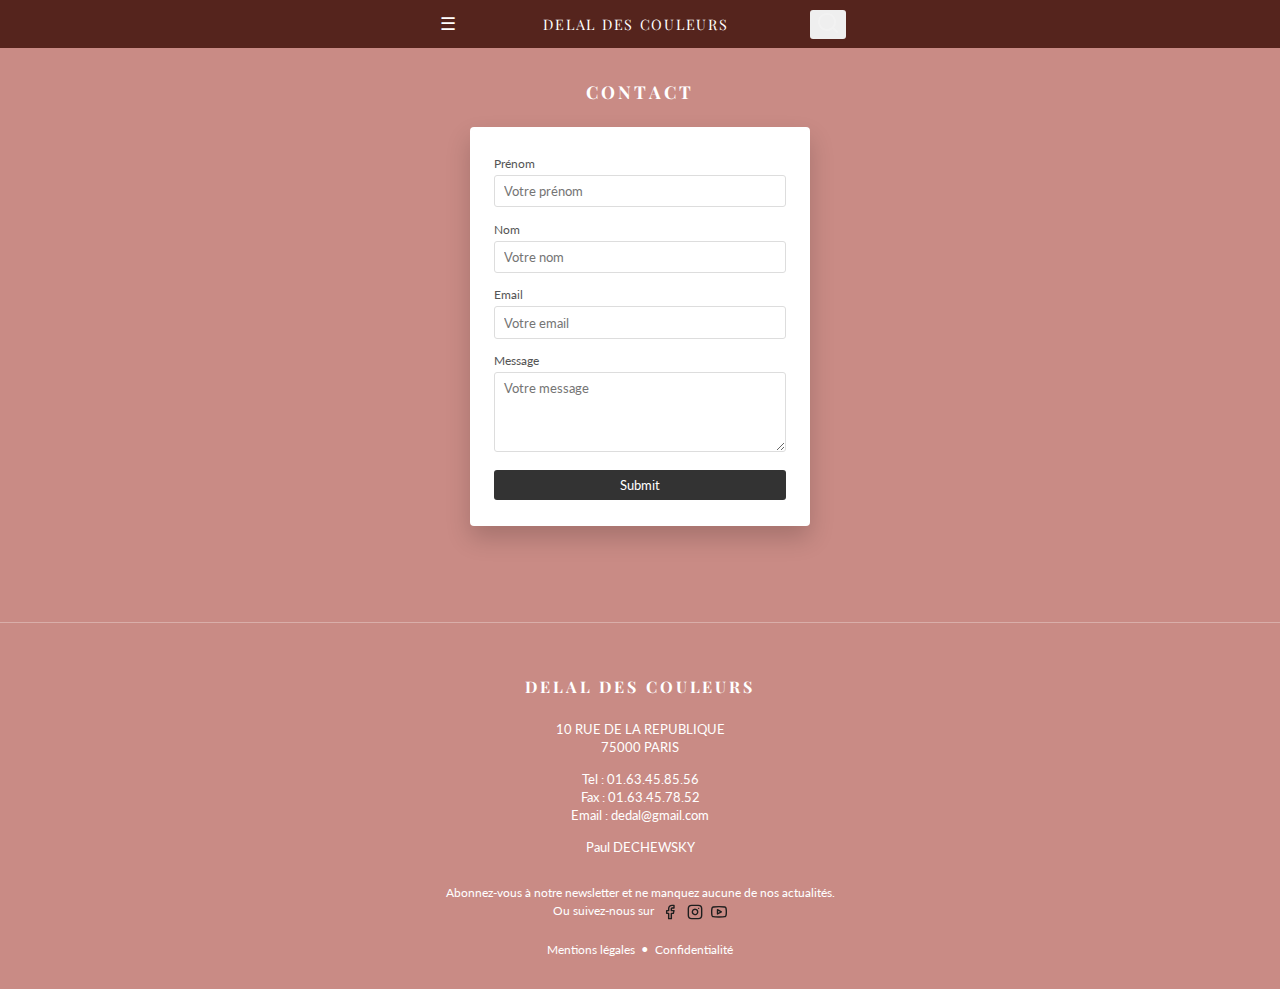
<file: Projet/html/contact_page.html>
<!DOCTYPE html>
<html lang="fr">
<head>
  <meta charset="UTF-8">
  <meta name="viewport" content="width=device-width, initial-scale=1">
  <title>Contact_DELAL DES COULEURS</title>

  <link href="https://fonts.googleapis.com/css2?family=Playfair+Display:wght@400;600;700&family=Lato:wght@300;400;700&display=swap" rel="stylesheet">

  <link rel="stylesheet" href="../css/contact_page.css">
</head>
<body>

  <header class="site-header">
    <nav class="navbar container">
      <button class="navbar__burger" aria-label="menu">
        ☰
      </button>

      <a href="../index.html" class="navbar__brand">
        DELAL DES COULEURS
      </a>

    <button class="btn btn-link ms-auto d-lg-none p-0" aria-label="Recherche"><img src="../icons/Search.png"/></button>
    </nav>
  </header>

  <main>
    <section class="section section--contact container" id="contact">
      <h1 class="section__title">CONTACT</h1>

      <form class="contact-form">
        <div class="form-group">
          <label for="prenom">Prénom</label>
          <input type="text" id="prenom" name="prenom" placeholder="Votre prénom">
        </div>

        <div class="form-group">
          <label for="nom">Nom</label>
          <input type="text" id="nom" name="nom" placeholder="Votre nom">
        </div>

        <div class="form-group">
          <label for="email">Email</label>
          <input type="email" id="email" name="email" placeholder="Votre email">
        </div>

        <div class="form-group">
          <label for="message">Message</label>
          <textarea id="message" name="message" rows="4" placeholder="Votre message"></textarea>
        </div>

        <button type="submit" class="btn btn--full">
          Submit
        </button>
      </form>
    </section>
  </main>

  <footer class="site-footer">
    <div class="footer-main">
      <h2 class="footer__title">DELAL DES COULEURS</h2>

      <p class="footer__block">
        10 RUE DE LA REPUBLIQUE<br>
        75000 PARIS
      </p>

      <p class="footer__block">
        Tel : 01.63.45.85.56<br>
        Fax : 01.63.45.78.52<br>
        Email : dedal@gmail.com
      </p>

      <p class="footer__name">Paul DECHEWSKY</p>
    </div>

    <div class="footer-newsletter">
      <p>
        Abonnez-vous à notre newsletter et ne manquez aucune de nos actualités.<br>
        Ou suivez-nous sur
        <span class="footer__icons">
          <img src="../icons/Facebook.svg" alt="Facebook">
          <img src="../icons/Instagram.svg" alt="Instagram">
          <img src="../icons/Youtube.svg" alt="YouTube">
        </span>
      </p>
    </div>

    <div class="footer-bottom">
      <a href="#">Mentions légales</a>
      <span class="dot">•</span>
      <a href="#">Confidentialité</a>
    </div>
  </footer>

</body>
</html>
</file>
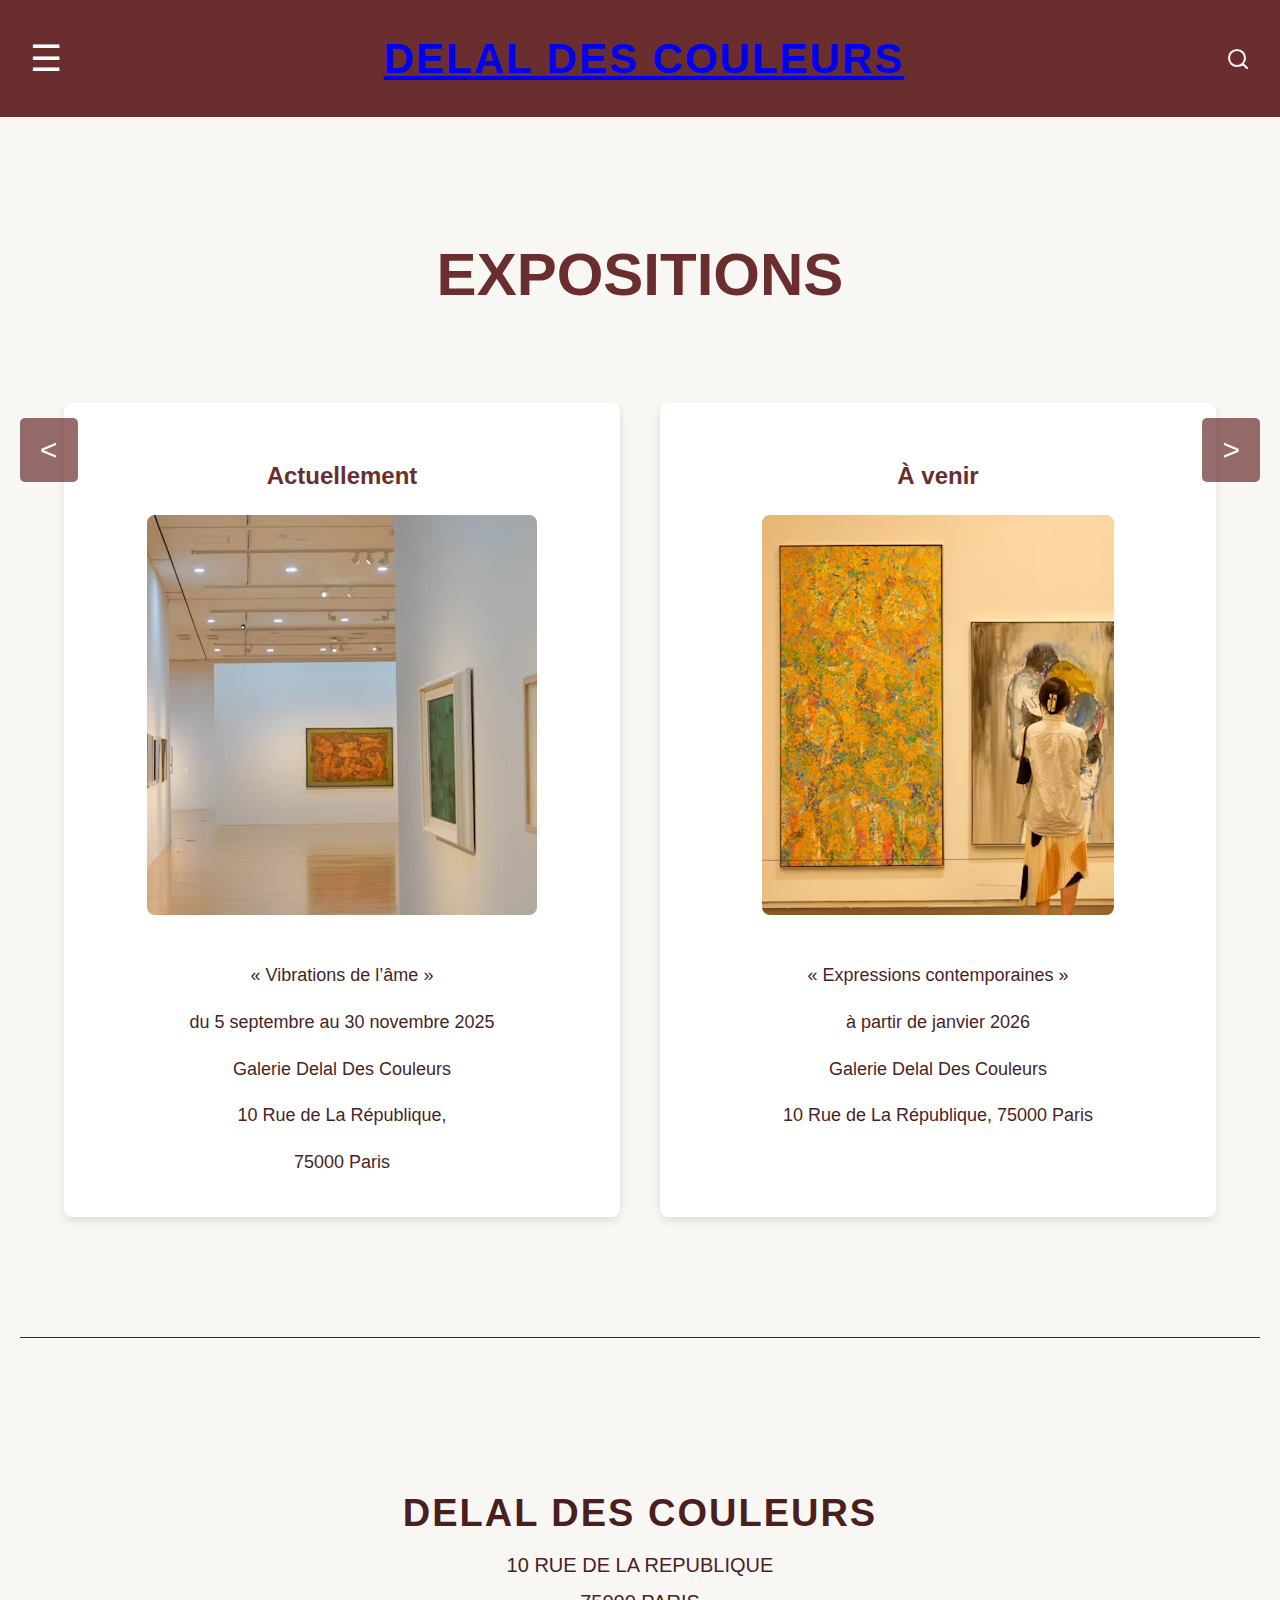
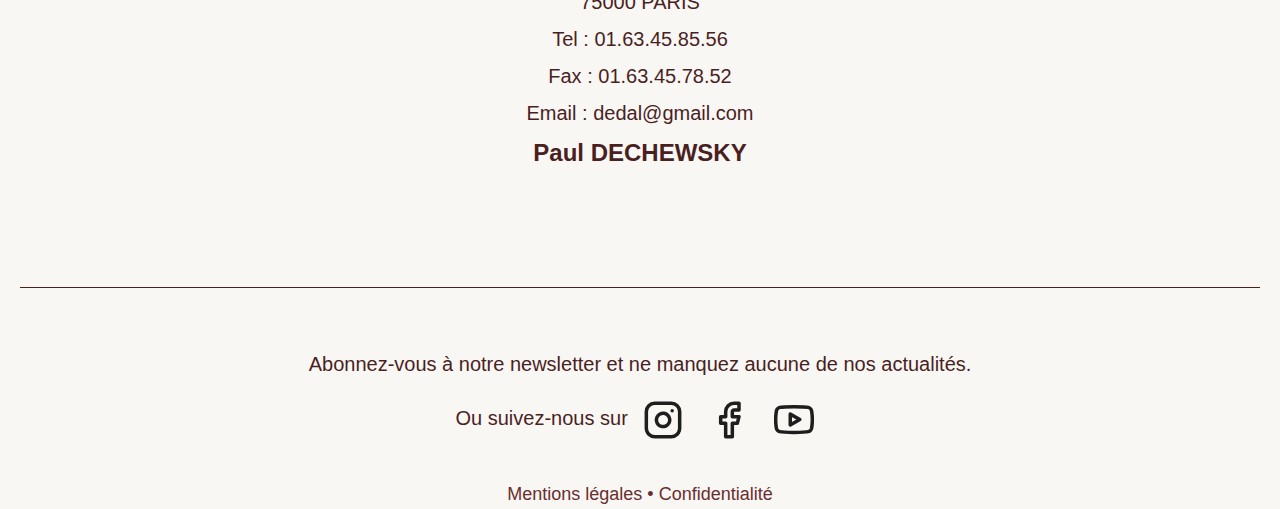
<file: Projet/html/expositions_page.html>
<!DOCTYPE html>
<html lang="ru">
<head>
    <meta charset="UTF-8">
    <meta name="viewport" content="width=device-width, initial-scale=1.0">
    <title>Выставки</title>
    <link rel="stylesheet" href="../css/expositions_page.css">
</head>
<body>
    <div class="navigation-arrows">
        <button class="arrow left-arrow">&lt;</button>
        <button class="arrow right-arrow">&gt;</button>
    </div>
    <header class="header">
        <div class="container">
            <nav class="navbar">
                <div class="menu-icon">&#9776;</div>
                <a class="logo" href="../index.html">DELAL DES COULEURS</a>
                <div class="search-icon"><img src="../icons/Search.svg" alt="Search Icon" style="width: 24px; height: 24px;"></div>
                <span class="search-text" style="display: none;">test</span>
            </nav>
        </div>
    </header>

    <main>
        <section class="expositions-section">
            <div class="container">
                <h2 class="section-title">EXPOSITIONS</h2>
                <div class="expositions-content">
                    <div class="exposition-card">
                        <h3>Actuellement</h3>
                        <img src="../photos/7.png" alt="Vibrations de l'âme">
                        <p>« Vibrations de l’âme »</p>
                        <p>du 5 septembre au 30 novembre 2025</p>
                        <p>Galerie Delal Des Couleurs</p>
                        <p>10 Rue de La République,</p>
                        <p>75000 Paris</p>
                    </div>
                    <div class="exposition-card">
                        <h3>À venir</h3>
                        <img src="../photos/8.png" alt="Expressions contemporaines">
                        <p>« Expressions contemporaines »</p>
                        <p>à partir de janvier 2026</p>
                        <p>Galerie Delal Des Couleurs</p>
                        <p>10 Rue de La République, 75000 Paris</p>
                    </div>
                </div>
            </div>
        </section>
    </main>

    <footer>
        <div class="footer-stripe"></div>
        <div class="footer-content">
            <p class="footer-logo">DELAL DES COULEURS</p>
            <p>10 RUE DE LA REPUBLIQUE</p>
            <p>75000 PARIS</p>
            <p>Tel : 01.63.45.85.56</p>
            <p>Fax : 01.63.45.78.52</p>
            <p>Email : dedal@gmail.com</p>
            <p class="footer-owner">Paul DECHEWSKY</p>
        </div>
        <div class="footer-stripe"></div>
        <div class="footer-newsletter-section">
            <p>Abonnez-vous à notre newsletter et ne manquez aucune de nos actualités.</p>
            <p>Ou suivez-nous sur <a href="#"><img src="../icons/Instagram.svg" alt="Instagram"></a> <a href="#"><img src="../icons/Facebook.svg" alt="Facebook"></a> <a href="#"><img src="../icons/Youtube.svg" alt="YouTube"></a></p>
        </div>
        <div class="footer-legal-section">
            <p>Mentions légales • Confidentialité</p>
        </div>
    </footer>

</body>
</html>
</file>
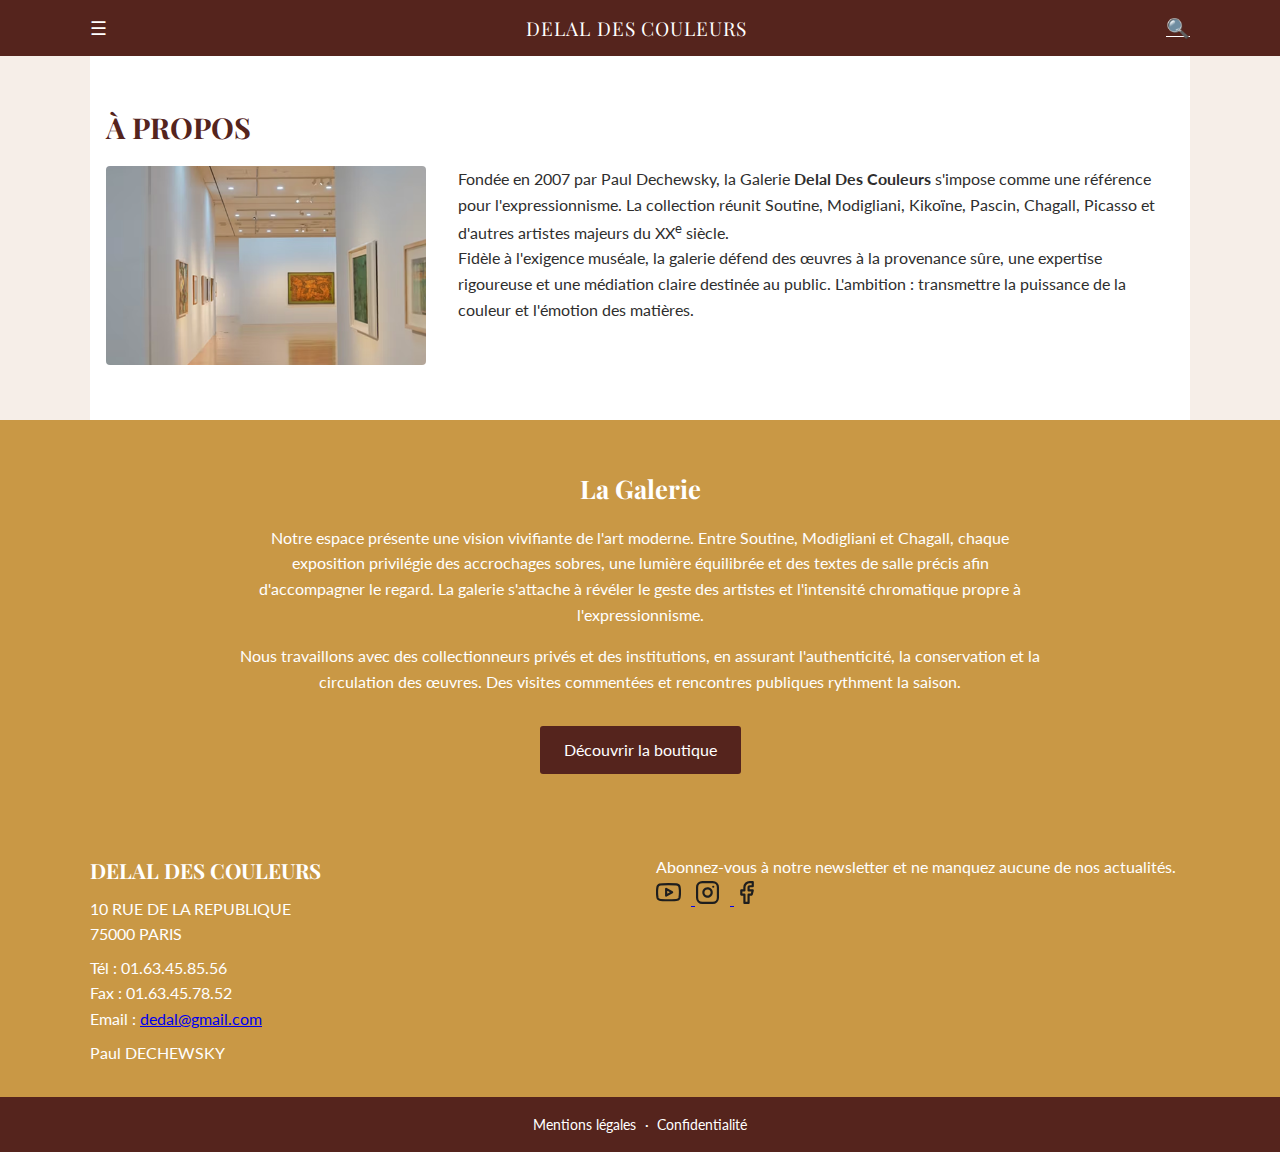
<file: Projet/html/info_page.html>
<!DOCTYPE html>
<html lang="fr">
<head>
  <meta charset="UTF-8" />
  <meta name="viewport" content="width=device-width, initial-scale=1" />
  <title>À propos — DELAL DES COULEURS</title>

  <link href="https://fonts.googleapis.com/css2?family=Playfair+Display:wght@400;600;700&family=Lato:wght@300;400;700&display=swap" rel="stylesheet">

  <link rel="stylesheet" href="../css/info_page.css">
</head>
<body>

  <header class="site-header">
    <nav class="navbar container">
      <button aria-label="menu" class="navbar__burger" type="button">☰</button>
      <a class="navbar__brand" href="../index.html">DELAL DES COULEURS</a>
      <a class="navbar__icon" href="#" aria-label="recherche">🔍</a>
    </nav>
  </header>

  <main>

    <section class="section section--apropos container" id="apropos">
      <h1 class="section__title">À PROPOS</h1>

      <div class="apropos">
        <figure class="apropos__figure">
          <img src="../photos/image 35.png" alt="Vue intérieure de la galerie" class="apropos__img">
        </figure>

        <div class="apropos__content">
          <p>
            Fondée en 2007 par Paul Dechewsky, la Galerie <strong>Delal Des Couleurs</strong> s'impose
            comme une référence pour l'expressionnisme. La collection réunit Soutine, Modigliani,
            Kikoïne, Pascin, Chagall, Picasso et d'autres artistes majeurs du XX<sup>e</sup> siècle.
          </p>
          <p>
            Fidèle à l'exigence muséale, la galerie défend des œuvres à la provenance sûre, une
            expertise rigoureuse et une médiation claire destinée au public. L'ambition : transmettre
            la puissance de la couleur et l'émotion des matières.
          </p>
        </div>
      </div>
    </section>

    <section class="section section--lagalerie">
      <div class="container lagalerie">
        <h2 class="section__subtitle">La Galerie</h2>

        <p class="lagalerie__text">
          Notre espace présente une vision vivifiante de l'art moderne. Entre Soutine, Modigliani et
          Chagall, chaque exposition privilégie des accrochages sobres, une lumière équilibrée et des
          textes de salle précis afin d'accompagner le regard. La galerie s'attache à révéler le geste
          des artistes et l'intensité chromatique propre à l'expressionnisme.
        </p>

        <p class="lagalerie__text">
          Nous travaillons avec des collectionneurs privés et des institutions, en assurant l'authenticité,
          la conservation et la circulation des œuvres. Des visites commentées et rencontres publiques
          rythment la saison.
        </p>

        <div class="lagalerie__cta">
          <a class="btn" href="boutique.html">Découvrir la boutique</a>
        </div>
      </div>
    </section>

    <section class="section section--footerbig">
      <div class="container footerbig">

        <div class="footerbig__brand">
          <h3 class="brand__title">DELAL DES COULEURS</h3>
          <p class="brand__addr">
            10 RUE DE LA REPUBLIQUE<br>
            75000 PARIS
          </p>
          <p class="brand__contact">
            Tél : 01.63.45.85.56<br>
            Fax : 01.63.45.78.52<br>
            Email : <a href="mailto:dedal@gmail.com">dedal@gmail.com</a>
          </p>
          <p class="brand__sign">Paul DECHEWSKY</p>
        </div>

        <div class="footerbig__newsletter">
          <p>Abonnez-vous à notre newsletter et ne manquez aucune de nos actualités.</p>
          <div class="socials">
            <a href="#" aria-label="Youtube">
              <img src="../icons/Youtube.svg" alt="Youtube">
            </a>
            <a href="#" aria-label="Instagram">
              <img src="../icons/Instagram.svg" alt="Instagram">
            </a>
            <a href="#" aria-label="Facebook">
              <img src="../icons/Facebook.svg" alt="Facebook">
            </a>
          </div>
        </div>

      </div>
    </section>

  </main>

  <footer class="site-footer">
    <div class="container footer-legal">
      <a href="mentions-legales.html">Mentions légales</a>
      <span> · </span>
      <a href="confidentialite.html">Confidentialité</a>
    </div>
  </footer>

</body>
</html>
</file>
<file: Projet/css/index.css>
:root{
  --bg:#F7F3E9;         
  --text:#2E2E2E;     
  --bordeaux:#6E1E25; 
  --rose:#C98845;       
}

*{box-sizing:border-box}
body{font-family:"Lato",system-ui,-apple-system,BlinkMacSystemFont,"Segoe UI",Roboto,"Helvetica Neue",Arial,sans-serif;margin:0;padding:0;background:var(--bg);color:var(--text);line-height:1.65}
h1,h2,h3,.section-title,.footer-title{font-family:"Playfair Display",serif}

.tracking{letter-spacing:.12em}

/* Header */
header{position:sticky;top:0;z-index:1030;}
.site-header{background:#55241D;backdrop-filter:saturate(120%) blur(6px)}
.navbar-brand{font-size:.95rem}
.nav-link{font-weight:500;color: white;}
.nav-link:hover{color:var(--bordeaux)}
.navbar-brand fw-semibold tracking{text-align: center;}

/* Hero */
.hero-img{object-fit:cover;object-position:center;width: 100%; height: 100%;} 
.hero-slogan{
  position:absolute;
  right:6%;bottom:28%;
  color:#fff;
  text-shadow:0 2px 18px rgba(0,0,0,.35);
  font-size: 64px;
  font-family: League Spartan;
  text-align: right;
  letter-spacing: 1.3px;
  word-wrap: break-word;
}
/* .eyebrow{letter-spacing:.16em;text-transform:uppercase} */

/* Sections */
.section-title{letter-spacing:.08em;text-transform:uppercase;font-size:1.4rem}
.thumb{margin:0}
.legend{font-size:.9rem;text-align:center;margin-top:.35rem}
.artist-name{font-weight:600}
.expo-caption{font-size:.95rem}

/* Cards / grids */
img.rounded{border: radius 8px;
  margin-left: 65px;
}
/* 让艺术家图片大小更统一 */
.artistes {
  width: 100%;
  max-width: 200px;
  border-radius: 12px;
}

/* 名字排版 */
.artist-name {
  font-family: "Playfair Display", serif;
  font-size: 18px;
  font-weight: 500;
  margin-top: 10px;
  margin-left: 60px;
}

/* 整体排版：内容完全居中 */
#artists .col-md-4 {
  display: flex;
  flex-direction: column;
  align-items: center;
  margin-right: 60px;
}

/* CTA */
.btn-rose{background:var(--rose);color:#fff;border-radius:8px;padding:.5rem 1.25rem}
.btn-rose:hover{opacity:.9;color:#fff}

/* Footer */
.site-footer{background:#f0e8db}
.footer-title{letter-spacing:.12em;text-transform:uppercase;font-size:1.1rem}

/* Responsive tweaks */
@media (max-width: 992px){
  .hero-img{height:48vh}
}
@media (max-width: 576px){
  .hero-img{height:42vh}
  .navbar-brand{font-size:.85rem}
  .section-title{font-size:1.2rem}
}
</file>
<file: Projet/css/artistes_page.css>
html, body {
    margin: 0;
    padding: 0;
    height: 100%; /* Гарантируем, что html и body занимают всю высоту */
}

body {
    font-family: Arial, sans-serif;
    background-color: #f4f4f4;
    color: #4A1F1F;
    line-height: 1.6;
    font-size: 16px;
    display: flex;
    flex-direction: column; /* Позволяет футеру прикрепляться ко дну */
}

.header {
    background-color: #6a2e2e; /* Цвет, похожий на скриншот */
    color: #fff;
    padding: 15px 0;
}

.container {
    max-width: 1200px;
    margin: 0 auto;
    padding: 0 20px;
}

.navbar {
    display: flex;
    justify-content: space-between;
    align-items: center;
}

.menu-icon,
.search-icon {
    font-size: 24px;
    cursor: pointer;
    padding: 0 10px;
}

.logo {
    font-size: 28px;
    font-weight: bold;
    text-transform: uppercase;
    letter-spacing: 2px;
    text-decoration: none;
    color: white;
}

.artist-section {
    padding: 60px 0;
    background-color: #f9f7f4; /* Цвет фона, похожий на скриншот */
    text-align: center;
}

.section-title {
    font-size: 36px;
    color: #6a2e2e; /* Цвет текста, похожий на скриншот */
    margin-bottom: 40px;
    font-weight: bold;
    text-transform: uppercase;
}

.artist-card {
    margin-top: 30px;
}

.artist-image {
    max-width: 100%;
    height: auto;
    border-radius: 8px;
    box-shadow: 0 4px 8px rgba(0, 0, 0, 0.1);
}

.artist-name {
    font-size: 20px;
    color: #6a2e2e; /* Цвет текста, похожий на скриншот */
    margin-top: 20px;
}

.artist-description {
    margin-top: 40px;
    font-size: 18px;
    color: #4a1f1f; /* Цвет текста, похожий на скриншот */
    line-height: 1.8;
    text-align: justify;
    max-width: 800px; /* Ограничиваем ширину для лучшей читаемости */
    margin-left: auto;
    margin-right: auto;
}

.artist-description p {
    margin-bottom: 20px;
}

footer {
    background-color: #f9f7f4;
    padding: 0 20px;
    text-align: center;
    color: #4a1f1f;
    font-size: 16px;
    line-height: 1.6;
    margin-top: auto; /* Прикрепляет футер ко дну */
}

.footer-stripe {
    height: 1px;
    background-color: #4a1f1f; /* Цвет полоски */
    margin: 40px auto; /* Отступы сверху и снизу, центрирование */
}

.footer-content {
    padding: 40px 0 30px; /* Увеличиваем верхний и добавляем нижний отступ */
}

.footer-logo {
    font-size: 24px;
    font-weight: bold;
    text-transform: uppercase;
    letter-spacing: 2px;
    margin-bottom: 20px;
}

.footer-content p {
    margin: 5px 0;
}

.footer-owner {
    font-size: 18px;
    font-weight: bold;
    margin-top: 30px;
}

.footer-newsletter-section {
    margin-top: 40px;
    padding-top: 0; /* Удаляем padding-top */
    /* Удален border-top */
}

.footer-newsletter-section p {
    margin-bottom: 15px;
}

.footer-newsletter-section a img {
    width: 30px;
    height: 30px;
    margin: 0 10px;
    vertical-align: middle;
}

.footer-legal-section {
    margin-top: 20px; /* Уменьшаем margin-top для юридической информации */
    font-size: 14px;
    color: #6a2e2e;
}

.footer-legal-section p {
    margin: 0;
}

@media (min-width: 768px) {
    .header {
        padding: 20px 0;
    }

    .logo {
        font-size: 36px;
    }

    .menu-icon,
    .search-icon {
        font-size: 30px;
    }

    .section-title {
        font-size: 48px;
        margin-bottom: 60px;
    }

    .artist-name {
        font-size: 24px;
    }

    .artist-section {
        padding: 80px 0;
    }

    .artist-description {
        font-size: 20px;
        margin-top: 60px;
    }

    footer {
        padding: 0 20px;
        font-size: 18px;
    }

    .footer-stripe {
        margin: 50px auto;
    }

    .footer-content {
        padding: 60px 0 40px;
    }

    .footer-logo {
        font-size: 32px;
    }

    .footer-owner {
        font-size: 22px;
        margin-top: 40px;
    }

    .footer-newsletter-section {
        margin-top: 50px;
        padding-top: 0; /* Удаляем padding-top */
        /* Удален border-top */
    }

    .footer-newsletter-section a img {
        width: 35px;
        height: 35px;
    }

    .footer-legal-section {
        margin-top: 30px; /* Уменьшаем margin-top для юридической информации */
        font-size: 16px;
    }
}

@media (min-width: 1024px) {
    .container {
        max-width: 1400px; /* Увеличиваем максимальную ширину контейнера для очень больших экранов */
    }

    .header {
        padding: 25px 0;
    }

    .logo {
        font-size: 42px;
    }

    .menu-icon,
    .search-icon {
        font-size: 36px;
    }

    .section-title {
        font-size: 60px;
        margin-bottom: 80px;
    }

    .artist-name {
        font-size: 28px;
    }

    .artist-section {
        padding: 100px 0;
    }

    .artist-description {
        font-size: 22px;
        margin-top: 80px;
        max-width: 900px;
    }

    footer {
        padding: 0 20px;
        font-size: 20px;
    }

    .footer-stripe {
        margin: 60px auto;
    }

    .footer-content {
        padding: 80px 0 50px;
    }

    .footer-logo {
        font-size: 38px;
    }

    .footer-owner {
        font-size: 24px;
        margin-top: 50px;
    }

    .footer-newsletter-section {
        margin-top: 60px;
        padding-top: 0; /* Удаляем padding-top */
        /* Удален border-top */
    }

    .footer-newsletter-section a img {
        width: 40px;
        height: 40px;
    }

    .footer-legal-section {
        margin-top: 40px; /* Уменьшаем margin-top для юридической информации */
        font-size: 18px;
    }
}

@media (min-width: 1920px) {
    .container {
        max-width: 1920px; /* Увеличиваем максимальную ширину контейнера для очень больших экранов */
    }

    .header {
        padding: 25px 0;
    }

    .logo {
        font-size: 42px;
    }

    .menu-icon,
    .search-icon {
        font-size: 36px;
    }

    .section-title {
        font-size: 60px;
        margin-bottom: 80px;
    }

    .artist-name {
        font-size: 28px;
    }

    .artist-section {
        padding: 100px 0;
    }

    .artist-description {
        font-size: 22px;
        margin-top: 80px;
        max-width: 900px;
    }

    footer {
        padding: 0 20px;
        font-size: 22px;
    }

    .footer-stripe {
        margin: 70px auto;
    }

    .footer-content {
        padding: 100px 0 60px;
    }

    .footer-logo {
        font-size: 38px;
    }

    .footer-owner {
        font-size: 24px;
        margin-top: 50px;
    }

    .footer-newsletter-section {
        margin-top: 60px;
        padding-top: 0; /* Удаляем padding-top */
        /* Удален border-top */
    }

    .footer-newsletter-section a img {
        width: 40px;
        height: 40px;
    }

    .footer-legal-section {
        margin-top: 50px; /* Уменьшаем margin-top для юридической информации */
        font-size: 20px;
    }
}
</file>
<file: Projet/css/contact_page.css>
/* 颜色变量可以和你之前的 page.css 保持一致 */
:root {
  --bg: #f7f3e9;
  --text: #2f2e26;
  --bordeaux: #55241d;
  --rose: #c98b85;
  --white: #ffffff;
}

*,
*::before,
*::after {
  box-sizing: border-box;
}

html,
body {
  margin: 0;
  padding: 0;
}

body {
  font-family: "Lato", system-ui, -apple-system, BlinkMacSystemFont,
    "Segoe UI", Roboto, "Helvetica Neue", Arial, sans-serif;
  background-color: var(--rose);
  color: var(--white);
  min-height: 100vh;
  display: flex;
  flex-direction: column;
}

/* 通用容器（手机宽度） */
.container {
  width: 100%;
  max-width: 400px;
  margin: 0 auto;
  padding: 0 1.5rem;
}

/* Header */
.site-header {
  position: sticky;
  top: 0;
  z-index: 100;
  background-color: var(--bordeaux);
}

.navbar {
  height: 48px;
  display: flex;
  align-items: center;
  justify-content: space-between;
  color: var(--white);
}

.navbar__brand {
  font-family: "Playfair Display", serif;
  font-size: 0.9rem;
  letter-spacing: 0.12em;
  text-transform: uppercase;
  text-decoration: none;
  color: inherit;
}

.navbar__burger,
.navbar__icon {
  background: none;
  border: none;
  color: inherit;
  font-size: 1.1rem;
  cursor: pointer;
}

/* Section 标题 */
.section {
  padding: 2rem 0 3rem;
}

.section__title {
  font-family: "Playfair Display", serif;
  font-size: 1.1rem;
  text-align: center;
  letter-spacing: 0.18em;
  margin: 0 0 1.5rem;
}

/* Contact form */
.contact-form {
  max-width: 340px;
  margin: 0 auto 3rem;
  padding: 1.8rem 1.5rem 1.6rem;
  background-color: var(--white);
  border-radius: 4px;
  box-shadow: 0 12px 25px rgba(0, 0, 0, 0.18);
  color: #333;
}

.form-group {
  margin-bottom: 0.9rem;
}

.form-group label {
  display: block;
  font-size: 0.75rem;
  margin-bottom: 0.25rem;
  color: #555;
}

.form-group input,
.form-group textarea {
  width: 100%;
  padding: 0.45rem 0.55rem;
  border-radius: 3px;
  border: 1px solid #ddd;
  font-size: 0.8rem;
  font-family: inherit;
  outline: none;
}

.form-group input:focus,
.form-group textarea:focus {
  border-color: var(--bordeaux);
  box-shadow: 0 0 0 1px rgba(85, 36, 29, 0.15);
}

.form-group textarea {
  resize: vertical;
  min-height: 70px;
}

/* 按钮 */
.btn {
  font-family: inherit;
  font-size: 0.8rem;
  border-radius: 3px;
  border: none;
  cursor: pointer;
}

.btn--full {
  width: 100%;
  padding: 0.45rem 0;
  background-color: #333;
  color: #fff;
}

/* Footer */
.site-footer {
  margin-top: auto;
  padding: 2.5rem 1.5rem 2rem;
  border-top: 1px solid rgba(255, 255, 255, 0.3);
  text-align: center;
  color: var(--white);
}

.footer-main {
  max-width: 400px;
  margin: 0 auto 1.8rem;
}

.footer__title {
  font-family: "Playfair Display", serif;
  font-size: 1rem;
  letter-spacing: 0.18em;
  text-transform: uppercase;
  margin-bottom: 1.5rem;
}

.footer__block {
  font-size: 0.8rem;
  line-height: 1.4;
  margin-bottom: 0.9rem;
}

.footer__name {
  margin-top: 0.6rem;
  font-size: 0.8rem;
}

.footer-newsletter {
  max-width: 420px;
  margin: 0 auto 1.3rem;
  font-size: 0.75rem;
  line-height: 1.5;
}

.footer__icons img {
  width: 16px;
  height: 16px;
  margin-left: 0.35rem;
  vertical-align: middle;
}

.footer-bottom {
  font-size: 0.75rem;
  display: flex;
  justify-content: center;
  align-items: center;
  gap: 0.4rem;
}

.footer-bottom a {
  color: var(--white);
  text-decoration: none;
}

.footer-bottom a:hover {
  text-decoration: underline;
}

.dot {
  font-size: 0.8rem;
}

/* 小屏适配（已经主要是移动端） */
@media (min-width: 480px) {
  .container {
    max-width: 460px;
  }
}
</file>
<file: Projet/css/expositions_page.css>
html, body {
    margin: 0;
    padding: 0;
    height: 100%;
}

body {
    font-family: Arial, sans-serif;
    background-color: #f4f4f4;
    color: #4A1F1F;
    line-height: 1.6;
    font-size: 16px;
    display: flex;
    flex-direction: column;
}

.navigation-arrows {
    position: fixed;
    top: 50%;
    width: 100%;
    display: flex;
    justify-content: space-between;
    transform: translateY(-50%);
    pointer-events: none; /* Позволяет кликам проходить сквозь, если нет кнопок */
    z-index: 1000; /* Убедитесь, что стрелки поверх другого контента */
}

.arrow {
    background-color: rgba(106, 46, 46, 0.7); /* Темно-красный полупрозрачный фон */
    color: #fff;
    border: none;
    padding: 15px 20px;
    font-size: 30px;
    cursor: pointer;
    outline: none;
    border-radius: 5px; /* Немного скруглить углы */
    pointer-events: auto; /* Включаем клики для самих кнопок */
    transition: background-color 0.3s ease;
}

.arrow:hover {
    background-color: rgba(106, 46, 46, 1); /* Затемнить при наведении */
}

.left-arrow {
    margin-left: 20px;
}

.right-arrow {
    margin-right: 20px;
}

.header {
    background-color: #6a2e2e;
    color: #fff;
    padding: 15px 0;
}

.container {
    max-width: 1200px;
    margin: 0 auto;
    padding: 0 20px;
}

.navbar {
    display: flex;
    justify-content: space-between;
    align-items: center;
}

.menu-icon,
.search-icon {
    font-size: 24px;
    cursor: pointer;
    padding: 0 10px;
}

.logo {
    font-size: 28px;
    font-weight: bold;
    text-transform: uppercase;
    letter-spacing: 2px;
}

.search-text {
    color: #fff;
    font-size: 20px;
    margin-left: 10px;
    cursor: pointer;
}

.expositions-section {
    padding: 60px 0;
    background-color: #f9f7f4;
    text-align: center;
    flex-grow: 1; /* Чтобы секция заполняла доступное пространство */
}

.section-title {
    font-size: 36px;
    color: #6a2e2e;
    margin-bottom: 40px;
    font-weight: bold;
    text-transform: uppercase;
}

.expositions-content {
    display: flex;
    flex-direction: column;
    gap: 40px;
    margin-top: 30px;
}

.exposition-card {
    background-color: #fff;
    padding: 30px;
    border-radius: 8px;
    box-shadow: 0 4px 8px rgba(0, 0, 0, 0.1);
}

.exposition-card h3 {
    font-size: 24px;
    color: #6a2e2e;
    margin-bottom: 20px;
}

.exposition-card img {
    max-width: 100%;
    height: auto;
    border-radius: 8px;
    margin-bottom: 20px;
}

.exposition-card p {
    font-size: 18px;
    color: #4a1f1f;
    margin-bottom: 10px;
}

footer {
    background-color: #f9f7f4;
    padding: 0 20px;
    text-align: center;
    color: #4a1f1f;
    font-size: 16px;
    line-height: 1.6;
    margin-top: auto;
}

.footer-stripe {
    height: 1px;
    background-color: #4a1f1f;
    margin: 40px auto;
}

.footer-content {
    padding: 40px 0 30px;
}

.footer-logo {
    font-size: 24px;
    font-weight: bold;
    text-transform: uppercase;
    letter-spacing: 2px;
    margin-bottom: 20px;
}

.footer-content p {
    margin: 5px 0;
}

.footer-owner {
    font-size: 18px;
    font-weight: bold;
    margin-top: 30px;
}

.footer-newsletter-section {
    margin-top: 40px;
    padding-top: 0;
}

.footer-newsletter-section p {
    margin-bottom: 15px;
}

.footer-newsletter-section a img {
    width: 30px;
    height: 30px;
    margin: 0 10px;
    vertical-align: middle;
}

.footer-legal-section {
    margin-top: 20px;
    font-size: 14px;
    color: #6a2e2e;
}

.footer-legal-section p {
    margin: 0;
}

/* Медиа-запросы для адаптивности */
@media (min-width: 768px) {
    .header {
        padding: 20px 0;
    }

    .logo {
        font-size: 36px;
    }

    .menu-icon,
    .search-icon {
        font-size: 30px;
    }

    .search-text {
        font-size: 24px;
    }

    .section-title {
        font-size: 48px;
        margin-bottom: 60px;
    }

    .expositions-content {
        flex-direction: row;
        justify-content: center;
    }

    .exposition-card {
        flex: 1;
        max-width: 45%;
    }

    footer {
        padding: 0 20px;
        font-size: 18px;
    }

    .footer-stripe {
        margin: 50px auto;
    }

    .footer-content {
        padding: 60px 0 40px;
    }

    .footer-logo {
        font-size: 32px;
    }

    .footer-owner {
        font-size: 22px;
        margin-top: 40px;
    }

    .footer-newsletter-section {
        margin-top: 50px;
    }

    .footer-newsletter-section a img {
        width: 35px;
        height: 35px;
    }

    .footer-legal-section {
        margin-top: 30px;
        font-size: 16px;
    }
}

@media (min-width: 1024px) {
    .container {
        max-width: 1400px;
    }

    .header {
        padding: 25px 0;
    }

    .logo {
        font-size: 42px;
    }

    .menu-icon,
    .search-icon {
        font-size: 36px;
    }

    .search-text {
        font-size: 28px;
    }

    .section-title {
        font-size: 60px;
        margin-bottom: 80px;
    }

    .exposition-card {
        max-width: 40%;
    }

    footer {
        padding: 0 20px;
        font-size: 20px;
    }

    .footer-stripe {
        margin: 60px auto;
    }

    .footer-content {
        padding: 80px 0 50px;
    }

    .footer-logo {
        font-size: 38px;
    }

    .footer-owner {
        font-size: 24px;
        margin-top: 50px;
    }

    .footer-newsletter-section {
        margin-top: 60px;
    }

    .footer-newsletter-section a img {
        width: 40px;
        height: 40px;
    }

    .footer-legal-section {
        margin-top: 40px;
        font-size: 18px;
    }
}

@media (min-width: 1920px) {
    .container {
        max-width: 1920px;
    }

    .header {
        padding: 25px 0;
    }

    .logo {
        font-size: 42px;
    }

    .menu-icon,
    .search-icon {
        font-size: 36px;
    }

    .search-text {
        font-size: 28px;
    }

    .section-title {
        font-size: 60px;
        margin-bottom: 80px;
    }

    .exposition-card {
        max-width: 35%;
    }

    footer {
        padding: 0 20px;
        font-size: 22px;
    }

    .footer-stripe {
        margin: 70px auto;
    }

    .footer-content {
        padding: 100px 0 60px;
    }

    .footer-logo {
        font-size: 38px;
    }

    .footer-owner {
        font-size: 24px;
        margin-top: 50px;
    }

    .footer-newsletter-section {
        margin-top: 60px;
    }

    .footer-newsletter-section a img {
        width: 40px;
        height: 40px;
    }

    .footer-legal-section {
        margin-top: 50px;
        font-size: 20px;
    }
}
</file>
<file: Projet/css/boutique_page.css>
/* RESET */
* {
    margin: 0;
    padding: 0;
    box-sizing: border-box;
    font-family: Arial, sans-serif;
}

body {
    background: #f9f6f1;
    color: #222;
}

/* NAVBAR */
.navbar {
    width: 100%;
    background: #5b3c30;
    padding: 15px 20px;
    color: #fff;
    display: flex;
    justify-content: space-between;
    align-items: center;
}

.navbar .logo {
    font-size: 16px;
    letter-spacing: 1px;
}

.navbar .icons span {
    margin-left: 15px;
    cursor: pointer;
}

/* TITLE */
.boutique-title {
    padding: 20px 0;
    text-align:left;
    margin-left: 210px;
}

.boutique-title h2 {
    font-size: 18px;
    letter-spacing: 2px;
    color: #4a1f1f;
}

/* PRODUCT GRID */
.product-grid {
    width: 90%;
    max-width: 1100px;
    margin: 0 auto;
    display: grid;
    grid-template-columns: repeat(auto-fill, minmax(180px, 1fr));
    gap: 25px;
    padding-bottom: 50px;
}

.product {
    text-align: center;
}

.product img {
    width: 100%;
    height: 180px;
    object-fit: cover;
    border-radius: 4px;
    background: #ddd;
}

.product .artist {
    font-weight: bold;
    margin-top: 8px;
    font-size: 14px;
}

.product .title {
    font-size: 13px;
    color: #555;
}

footer {
    background-color: #f9f7f4;
    padding: 0 20px;
    text-align: center;
    color: #4a1f1f;
    font-size: 16px;
    line-height: 1.6;
    margin-top: auto;
}

.footer-stripe {
    height: 1px;
    background-color: #4a1f1f;
    margin: 40px auto;
}

.footer-content {
    padding: 40px 0 30px;
}

.footer-logo {
    font-size: 24px;
    font-weight: bold;
    text-transform: uppercase;
    letter-spacing: 2px;
    margin-bottom: 20px;
}

.footer-content p {
    margin: 5px 0;
}

.footer-owner {
    font-size: 18px;
    font-weight: bold;
    margin-top: 30px;
}

.footer-newsletter-section {
    margin-top: 40px;
    padding-top: 0;
}

.footer-newsletter-section p {
    margin-bottom: 15px;
}

.footer-newsletter-section a img {
    width: 30px;
    height: 30px;
    margin: 0 10px;
    vertical-align: middle;
}

.footer-legal-section {
    margin-top: 20px;
    font-size: 14px;
    color: #6a2e2e;
}

.footer-legal-section p {
    margin: 0;
}

/* Медиа-запросы для адаптивности */
@media (min-width: 768px) {
    .header{
        padding: 20px 0;
    }

    .logo {
        font-size: 36px;
    }

    .menu-icon,
    .search-icon {
        font-size: 30px;
    }

    .search-text {
        font-size: 24px;
    }

    .section-title {
        font-size: 48px;
        margin-bottom: 60px;
    }

    .expositions-content {
        flex-direction: row;
        justify-content: center;
    }

    .exposition-card {
        flex: 1;
        max-width: 45%;
    }

    footer {
        padding: 0 20px;
        font-size: 18px;
    }

    .footer-stripe {
        margin: 50px auto;
    }
  }
</file>
<file: Projet/css/info_page.css>
:root {
  --bordeaux: #55241D;
  --rose: #C99845;
  --beige: #F6EEE8;
  --text: #2E2E2E;
  --white: #FFFFFF;
  --font-title: 'Playfair Display', serif;
  --font-body: 'Lato', sans-serif;
}

/* RESET */
* {
  box-sizing: border-box;
  margin: 0;
  padding: 0;
}
body {
  font-family: var(--font-body);
  color: var(--text);
  background-color: var(--beige);
  line-height: 1.6;
}

/* Header */
.site-header {
  position: sticky;
  top: 0;
  background-color: var(--bordeaux);
  color: var(--white);
  padding: 0.8rem 1.5rem;
}
.navbar {
  display: flex;
  justify-content: space-between;
  align-items: center;
}
.navbar__brand {
  font-family: var(--font-title);
  font-size: 1.2rem;
  text-decoration: none;
  color: var(--white);
  letter-spacing: 0.05em;
}
.navbar__burger, .navbar__icon {
  background: none;
  border: none;
  color: var(--white);
  font-size: 1.2rem;
}

/* General sections */
.section {
  padding: 3rem 1rem;
}
.container {
  max-width: 1100px;
  margin: 0 auto;
}

/* À propos */
.section--apropos {
  background-color: var(--white);
}
.apropos {
  display: flex;
  flex-wrap: wrap;
  gap: 2rem;
  align-items: flex-start;
}
.apropos__figure img {
  max-width: 320px;
  border-radius: 4px;
}
.apropos__content {
  flex: 1;
}
.section__title {
  font-family: var(--font-title);
  color: var(--bordeaux);
  font-size: 1.8rem;
  margin-bottom: 1rem;
}

/* La Galerie */
.section--lagalerie {
  background-color: var(--rose);
  color: var(--white);
  text-align: center;
  padding: 3rem 1rem;
}
.section__subtitle {
  font-family: var(--font-title);
  font-size: 1.6rem;
  margin-bottom: 1rem;
}
.lagalerie__text {
  margin: 0 auto 1rem;
  max-width: 800px;
}
.btn {
  display: inline-block;
  background-color: var(--bordeaux);
  color: var(--white);
  text-decoration: none;
  padding: 0.7rem 1.5rem;
  border-radius: 3px;
  margin-top: 1rem;
  transition: background 0.3s;
}
.btn:hover {
  background-color: #3d1b15;
}

/* Footer big */
.section--footerbig {
  background-color: var(--rose);
  color: var(--white);
  padding: 2rem 1rem;
}
.footerbig {
  display: flex;
  flex-wrap: wrap;
  justify-content: space-between;
  gap: 2rem;
}
.footerbig__brand,
.footerbig__newsletter {
  flex: 1;
  min-width: 250px;
}
.brand__title {
  font-family: var(--font-title);
  font-size: 1.3rem;
  margin-bottom: 0.5rem;
}
.brand__addr, .brand__contact {
  margin-bottom: 0.5rem;
}
.socials img {
  width: 25px;
  margin-right: 10px;
  transition: transform 0.3s;
}
.socials img:hover {
  transform: scale(1.1);
}

/* Footer legal */
.site-footer {
  background-color: var(--bordeaux);
  color: var(--white);
  text-align: center;
  padding: 1rem;
  font-size: 0.9rem;
}
.footer-legal a {
  color: var(--white);
  text-decoration: none;
  margin: 0 0.3rem;
}
.footer-legal a:hover {
  text-decoration: underline;
}

/* Responsive */
@media (max-width: 768px) {
  .apropos {
    flex-direction: column;
    align-items: center;
  }
  .lagalerie__text {
    max-width: 95%;
  }
  .footerbig {
    flex-direction: column;
    text-align: center;
  }
}
</file>
